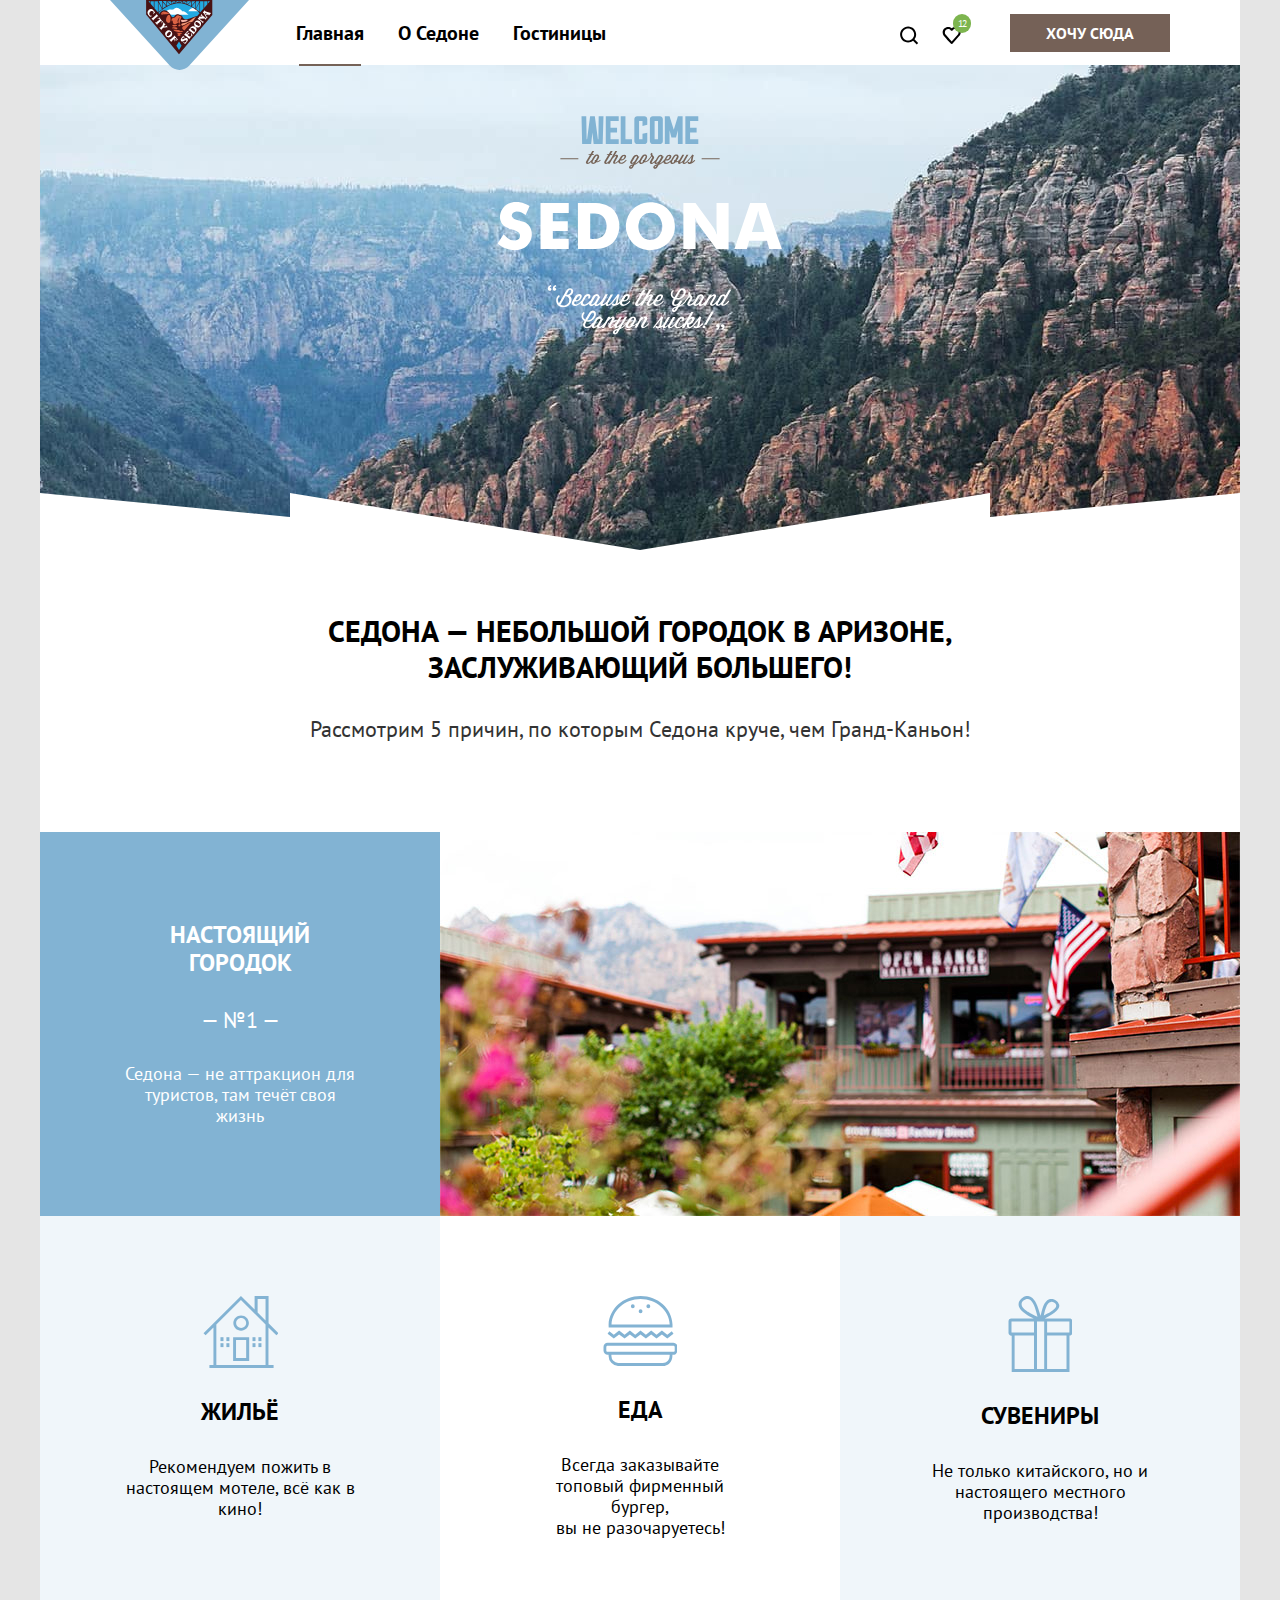
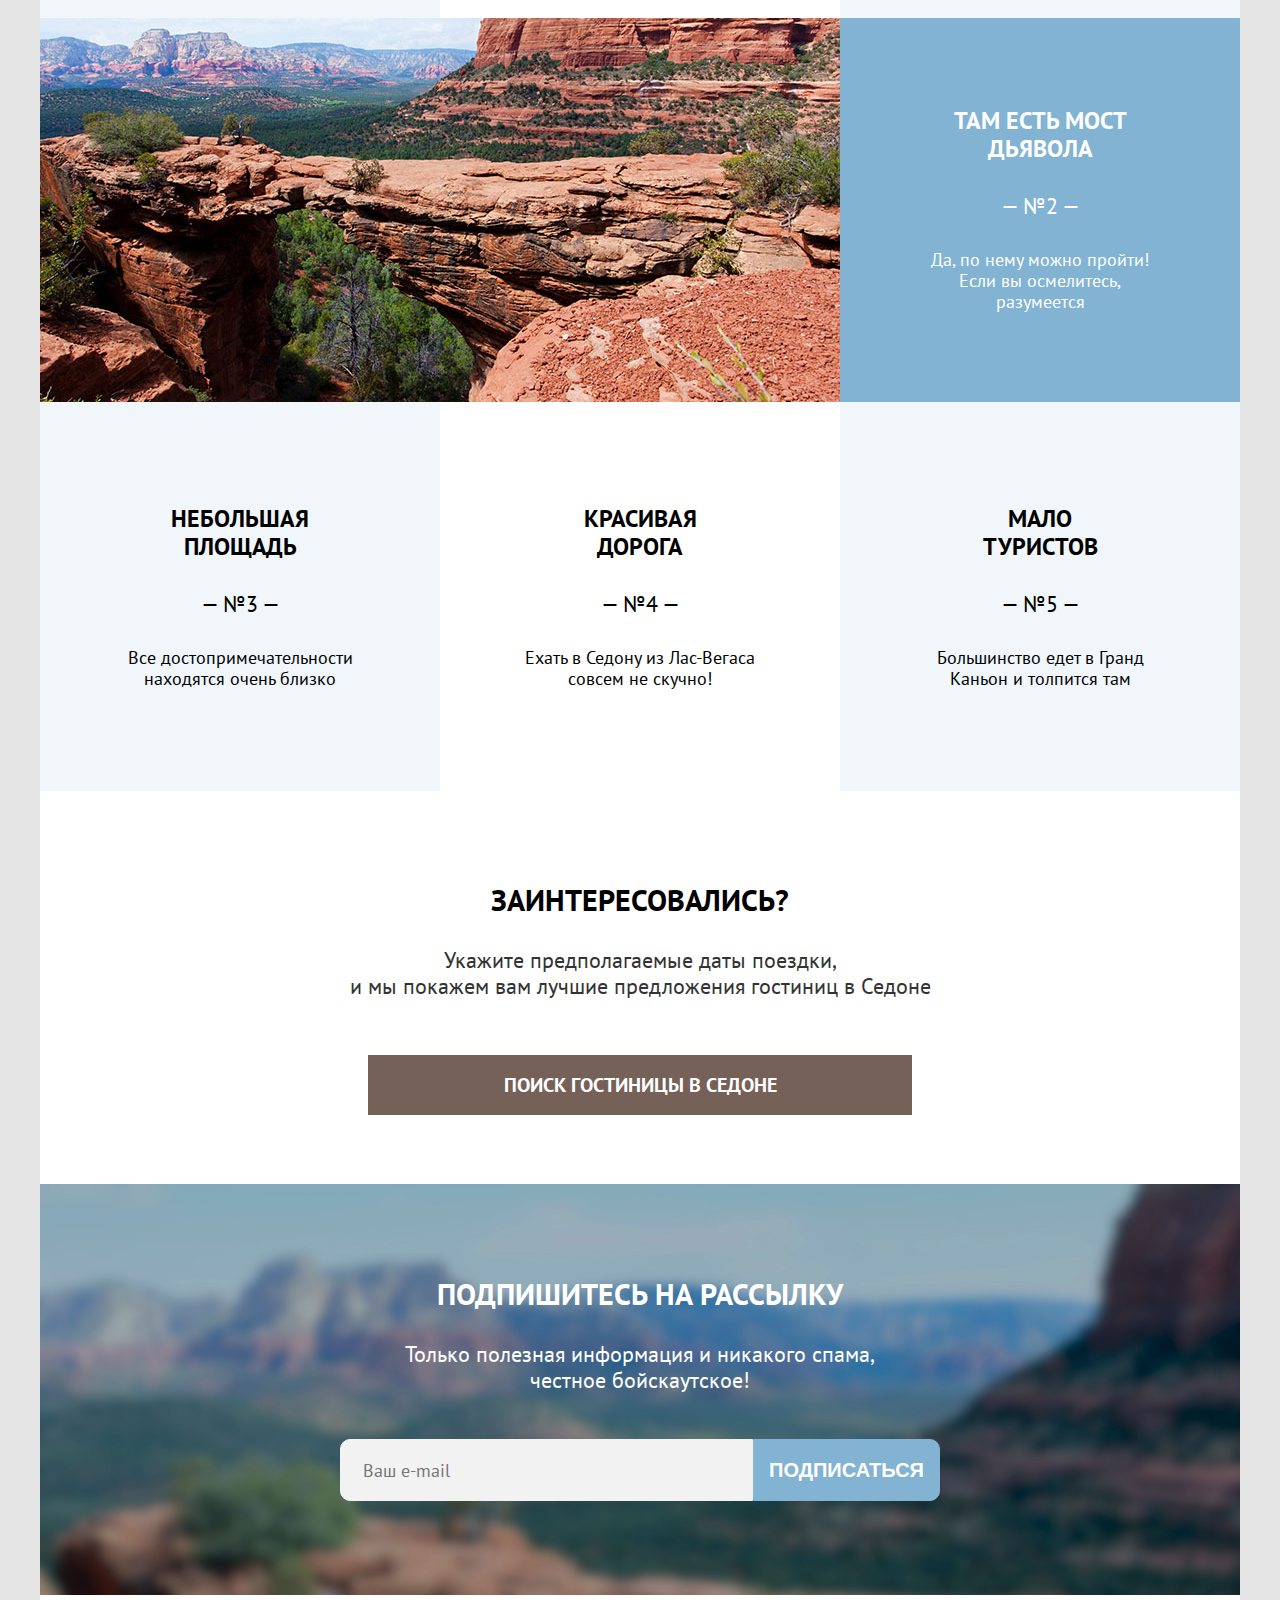
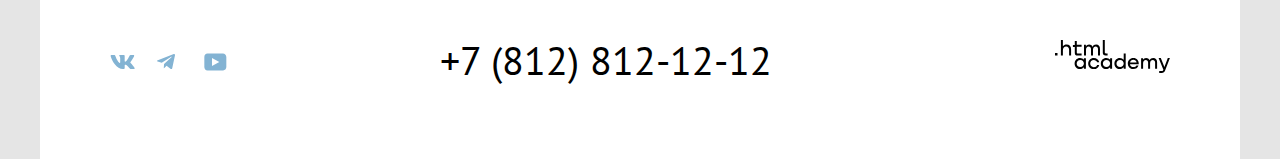
<file: index.html>
<!DOCTYPE html>
<html lang="ru">

  <head>
    <meta charset="utf-8">
    <title>HTML Academy: Седона</title>
    <link rel="stylesheet" href="styles/styles.css">
    <link rel="icon" href="images/favicon.ico">
  </head>

  <body>
    <div class="container">
      <header class="header-index">
        <div class="inner-container">
          <nav class="navigation">
            <a class="navigation-logo" href="index.html">
              <img class="header-logo" src="images/logo.svg" alt="логотип Седоны" width="139" height="70">
            </a>

            <ul class="navigation-list">
              <li class="navigation-item">
                <a class="navigation-link navigation-link-current" href="#">Главная</a>
              </li>
              <li class="navigation-item">
                <a class="navigation-link" href="#">О Седоне</a>
              </li>
              <li class="navigation-item">
                <a class="navigation-link" href="#">Гостиницы</a>
              </li>
            </ul>

            <ul class="navigation-list navigation-user">
              <li class="navigation-item user-item">
                <a class="user-link" href="#">
                  <span class="visually-hidden">Поиск</span>
                  <svg class="navigation-icon" aria-hidden="true" focusable="false" width="19" height="19"
                    viewBox="0 0 19 19" fill="currentColor" xmlns="http://www.w3.org/2000/svg">
                    <path
                      d="m18.159 17.05-3.711-3.7c1.003-1.3 1.705-3 1.705-4.9 0-4.4-3.61-8-8.023-8C3.718.45.107 4.15.107 8.55c0 4.4 3.61 8 8.023 8 1.805 0 3.51-.6 4.914-1.7l3.71 3.7 1.404-1.5ZM8.13 14.55c-3.31 0-6.017-2.7-6.017-6s2.708-6 6.017-6c3.31 0 6.017 2.7 6.017 6s-2.707 6-6.017 6Z" />
                  </svg>
                </a>
              </li>
              <li class="navigation-item user-item">
                <a class="user-link user-link-selected" href="#">
                  <span class="visually-hidden">Избранное</span>
                  <svg class="navigation-icon" aria-hidden="true" focusable="false" width="19" height="17"
                    viewBox="0 0 19 17" fill="currentColor" xmlns="http://www.w3.org/2000/svg">
                    <path
                      d="M9.577 17c-.301 0-.602-.1-.803-.4-5.415-6.1-6.719-7.5-7.02-7.9C1.052 7.8.651 6.6.651 5.4c0-3 2.407-5.4 5.516-5.4 1.304 0 2.507.5 3.51 1.3C10.68.5 11.983 0 13.187 0c3.008 0 5.516 2.4 5.516 5.4 0 1.3-.502 2.5-1.304 3.4l-7.02 7.9c-.2.2-.401.3-.802.3ZM3.56 7.5c.3.4 3.51 4 6.117 6.9l6.218-7c.5-.5.701-1.2.701-2 0-1.8-1.504-3.3-3.309-3.3-1.003 0-2.006.5-2.708 1.3-.3.3-.601.4-.902.4-.3 0-.602-.2-.802-.4-.702-.8-1.705-1.3-2.708-1.3-1.805 0-3.31 1.5-3.31 3.3-.1.9.301 1.6.703 2.1-.1 0-.1 0 0 0Z" />
                  </svg>
                  <span class="count-sign">12</span>
                </a>
              </li>
              <li class="navigation-item header-button">
                <a class="user-button" href="#">Хочу сюда</a>
              </li>
            </ul>
          </nav>
        </div>

      </header>

      <main class="main-index">

        <div class="main-index-header">
          <img class="main-img" src="images/welcome.svg" alt="логотип Седоны" width="458" height="352">
        </div>

        <h1 class="main-title">Седона — небольшой городок в Аризоне, <br>
          заслуживающий большего!</h1>
        <h2 class="advantages">Рассмотрим 5 причин, по которым Седона круче, чем Гранд-Каньон!</h2>

        <ol class="advantages-list">
          <li class="item-town">
            <div class="item-wrapper">
              <h3 class="advantages-item-title title-town">Настоящий городок</h3>
              <span class="advantages-item-number number-town">— №1 —</span>
              <p class="advantages-item-description description-town">Седона — не аттракцион для туристов, там течёт
                своя жизнь
              </p>
            </div>
            <img class="advantages-item-img" src="images/city-sedona.jpg" alt="Город Седона" width="800" height="384">
            <ul class="services-list">
              <li class="services-item habitation-item">
                <h4 class="services-item-title">Жильё</h4>
                <p class="services-item-description">Рекомендуем пожить в настоящем мотеле, всё как в кино!</p>
              </li>

              <li class="services-item food-item">
                <h4 class="services-item-title">Еда</h4>
                <p class="services-item-description">Всегда заказывайте топовый фирменный бургер, <br> вы не
                  разочаруетесь!
                </p>
              </li>

              <li class="services-item present-item">
                <h4 class="services-item-title">Сувениры</h4>
                <p class="services-item-description">Не только китайского, но и настоящего местного производства!</p>
              </li>
            </ul>
          </li>

          <li class="item-bridge">
            <div class="item-wrapper">
              <h3 class="advantages-item-title">Там есть мост дьявола</h3>
              <span class="advantages-item-number">— №2 —</span>
              <p class="advantages-item-description">Да, по нему можно пройти! Если вы осмелитесь, разумеется</p>
            </div>
            <img class="advantages-item-img img-bridge" src="images/devils-bridge.jpg" alt="мост дьявола" width="800"
              height="384">
          </li>

          <li class="advantages-item advantages-wrapper color-wrapper">
            <h3 class="advantages-item-title">Небольшая площадь</h3>
            <span class="advantages-item-number">— №3 —</span>
            <p class="advantages-item-description">Все достопримечательности находятся очень близко</p>
          </li>

          <li class="advantages-item advantages-wrapper">
            <h3 class="advantages-item-title">Красивая <br> дорога</h3>
            <span class="advantages-item-number">— №4 —</span>
            <p class="advantages-item-description">Ехать в Седону из Лас-Вегаса совсем не скучно!</p>
          </li>

          <li class="advantages-item advantages-wrapper color-wrapper">
            <h3 class="advantages-item-title">Мало <br> туристов</h3>
            <span class="advantages-item-number">— №5 —</span>
            <p class="advantages-item-description">Большинство едет в Гранд Каньон и толпится там</p>
          </li>
        </ol>

        <section class="order">
          <h2 class="order-title">Заинтересовались?</h2>
          <p class="order-description">Укажите предполагаемые даты поездки, <br> и мы покажем вам лучшие предложения
            гостиниц в Седоне</p>
          <div class="order-button-wrapper">
            <a class="order-button" href="#">ПОИСК ГОСТИНИЦЫ В СЕДОНЕ</a>
          </div>

        </section>

        <section class="sign">
          <h2 class="sign-title">Подпишитесь на рассылку</h2>
          <p class="sign-description">Только полезная информация и никакого спама, <br> честное бойскаутское!</p>
          <form class="sign-form" action="http://echo.htmlacademy.ru/" method="post">
            <input class="sign-field" type="email" placeholder="Ваш e-mail" name="sign-email" required>
            <button class="sign-button" type="submit">Подписаться</button>
          </form>
        </section>
      </main>

      <footer class="footer-container inner-container">
        <ul class="social-list-container">
          <li class="social-list-item">
            <a class="social-link" href="https://vk.com/htmlacademy">
              <span class="visually-hidden">Вконтакте</span>
              <svg class="social-icon" aria-hidden="true" focusable="false" width="25" height="14" viewBox="0 0 25 14"
                fill="currentColor" xmlns="http://www.w3.org/2000/svg">
                <path fill-rule="evenodd" clip-rule="evenodd"
                  d="M24.116.948c.166-.546 0-.948-.795-.948h-2.625c-.668 0-.976.347-1.143.73 0 0-1.335 3.196-3.226 5.272-.612.602-.89.793-1.224.793-.167 0-.418-.191-.418-.738V.948c0-.656-.184-.948-.74-.948H9.817C9.4 0 9.15.304 9.15.593c0 .621.946.765 1.043 2.513v3.798c0 .833-.153.984-.487.984-.89 0-3.055-3.211-4.34-6.885C5.116.288 4.865 0 4.193 0H1.566c-.75 0-.9.347-.9.73 0 .682.89 4.07 4.145 8.551C6.981 12.341 10.036 14 12.82 14c1.67 0 1.875-.368 1.875-1.003v-2.313c0-.737.158-.884.687-.884.39 0 1.057.192 2.615 1.667C19.776 13.216 20.07 14 21.071 14h2.625c.75 0 1.126-.368.91-1.096-.238-.724-1.088-1.775-2.215-3.022-.612-.71-1.53-1.475-1.809-1.858-.389-.491-.278-.71 0-1.147 0 0 3.2-4.426 3.533-5.929h.001Z" />
              </svg>
            </a>
          </li>
          <li class="social-list-item">
            <a class="social-link" href="https://t.me/htmlacademy">
              <span class="visually-hidden">Телеграм</span>
              <svg class="social-icon" aria-hidden="true" focusable="false" width="18" height="16" viewBox="0 0 18 16"
                fill="currentColor" xmlns="http://www.w3.org/2000/svg">
                <path
                  d="M16.785.1.84 6.247C-.248 6.685-.24 7.292.64 7.563L4.735 8.84l9.472-5.976c.448-.273.857-.126.52.172L7.053 9.962H7.05h.002l-.283 4.22c.414 0 .597-.19.829-.413l1.988-1.934 4.136 3.055c.762.42 1.31.204 1.5-.706L17.938 1.39c.278-1.114-.425-1.619-1.153-1.29Z" />
              </svg>
            </a>
          </li>
          <li class="social-list-item">
            <a class="social-link" href="https://www.youtube.com/user/htmlacademyru">
              <span class="visually-hidden">Ютуб</span>
              <svg class="social-icon" aria-hidden="true" focusable="false" width="23" height="18" viewBox="0 0 23 18"
                fill="currentColor" xmlns="http://www.w3.org/2000/svg">
                <path
                  d="M18.94.5H3.507C1.647.5.333 2.094.333 3.9v10.094c0 1.912 1.314 3.506 3.174 3.506H19.16c1.642 0 3.174-1.594 3.174-3.4V3.9C22.114 2.094 20.801.5 18.94.5ZM7.995 13.037V4.963L15.328 9l-7.333 4.037Z" />
              </svg>
            </a>
          </li>
        </ul>
        <a class="contact-number" href="tel:+78128121212">+7 (812) 812-12-12</a>
        <a class="footer-link" href="https://htmlacademy.ru/">
          <svg class="link-logo" width="115" height="33" viewBox="0 0 115 33" fill="currentColor"
            xmlns="http://www.w3.org/2000/svg">
            <path
              d="M0 12.9v2.6h2.5v-2.6H0ZM11.6 4.5c-1.6 0-2.8.7-3.6 1.7h-.1V0h-2v15.5h2v-5.3c0-2.1 1.3-3.6 3.3-3.6 1.8 0 2.9 1.4 2.9 3.2v5.7h2V9.4c.1-3-1.8-4.9-4.5-4.9ZM26.6 4.8h-4.8V1.1h-2v3.8h-1.9v2h1.9v6c0 1.7 1 2.7 2.7 2.7h4.1v-2h-3.7c-.7 0-1.1-.4-1.1-1.1V6.8h4.8v-2ZM41.1 4.6c-1.6 0-2.9.8-3.5 2.1h-.1c-.6-1.2-1.8-2.1-3.4-2.1-1.4 0-2.5.8-3.1 1.8h-.1V4.8H29v10.6h2V10c0-2 1-3.5 2.6-3.5 1.5 0 2.4 1 2.4 2.6v6.3h2V9.8c0-2.4 1.4-3.3 2.6-3.3 1.5 0 2.4 1 2.4 2.6v6.3h2V8.9c.1-2.5-1.4-4.3-3.9-4.3ZM47.8 12.7c0 1.7 1 2.7 2.8 2.7h2v-2h-1.7c-.7 0-1.1-.4-1.1-1.1V0h-2v12.7ZM28.9 19.7c-.9-1.1-2.2-1.8-3.9-1.8-3.1 0-5.4 2.3-5.4 5.6s2.3 5.6 5.4 5.6c1.8 0 3-.8 3.8-1.9h.1v1.6h2V18.2h-2v1.5Zm-3.6 7.4c-2.2 0-3.6-1.6-3.6-3.6s1.4-3.6 3.6-3.6 3.6 1.6 3.6 3.6c0 1.9-1.4 3.6-3.6 3.6ZM44.2 22c-.5-2.4-2.6-4.1-5.4-4.1-3.4 0-5.6 2.5-5.6 5.6 0 3.1 2.2 5.6 5.6 5.6 2.8 0 4.9-1.8 5.4-4.2h-2.1c-.4 1.3-1.7 2.3-3.3 2.3-2.2 0-3.6-1.6-3.6-3.6s1.4-3.6 3.6-3.6c1.6 0 2.8 1 3.3 2.2h2.1V22ZM55.1 19.7c-.9-1.1-2.2-1.8-3.9-1.8-3.1 0-5.4 2.3-5.4 5.6s2.3 5.6 5.4 5.6c1.8 0 3-.8 3.8-1.9h.1v1.6h2V18.2h-2v1.5Zm-3.6 7.4c-2.2 0-3.6-1.6-3.6-3.6s1.4-3.6 3.6-3.6 3.6 1.6 3.6 3.6c0 1.9-1.5 3.6-3.6 3.6ZM68.7 19.8c-.9-1.1-2.2-1.9-3.9-1.9-3.1 0-5.4 2.3-5.4 5.6s2.2 5.6 5.4 5.6c1.7 0 3-.8 3.8-1.8h.1v1.5h2V13.4h-2v6.4Zm-3.6 7.3c-2.2 0-3.6-1.6-3.6-3.6s1.4-3.6 3.6-3.6 3.6 1.6 3.6 3.6c-.1 2-1.5 3.6-3.6 3.6ZM78.3 17.9c-3.3 0-5.5 2.5-5.5 5.6 0 3 2.1 5.6 5.5 5.6 2.5 0 4.5-1.3 5.2-3.6h-2.1c-.5 1-1.6 1.6-3 1.6-1.9 0-3.3-1.3-3.4-2.9h8.8c.2-3.6-2-6.3-5.5-6.3Zm0 1.9c1.7 0 3 1 3.3 2.6h-6.5c.3-1.5 1.5-2.6 3.2-2.6ZM98.2 17.9c-1.6 0-2.9.8-3.6 2h-.1c-.6-1.2-1.8-2-3.4-2-1.4 0-2.5.7-3.1 1.8v-1.5h-1.9v10.6h2v-5.4c0-2 1-3.4 2.6-3.5 1.5 0 2.4 1 2.4 2.6v6.3h2v-5.6c0-2.4 1.4-3.3 2.6-3.3 1.5 0 2.4 1 2.4 2.6v6.3h2v-6.5c.1-2.6-1.4-4.4-3.9-4.4ZM109.4 27l-3.6-8.9h-2.2l4.8 11.6c-.3.9-.7 1.2-1.7 1.2h-2.5v2h2.5c1.8 0 2.8-.8 3.5-2.6l4.7-12.2h-2.1l-3.4 8.9Z" />
          </svg>
        </a>
      </footer>

      <!-- <div class="modal-container modal-container-close">

        <div class="modal modal-search">
          <button class="modal-close-button">
            <span class="visually-hidden">Закрыть</span>
          </button>
          <section class="modal-content">
            <h2 class="modal-title">Поиск гостиницы в Седоне</h2>

            <form class="modal-search-form" action="http://echo.htmlacademy.ru/" method="post">
              <div class="modal-field-group-date">
                <p class="modal-field-group">
                  <label class="modal-field-label" for="date-arrival">Дата Заезда:</label>
                  <input class="field modal-field-date" id="date-arrival" type="text" name="date-arrival"
                    placeholder="27 апреля 2020">
                  <button class="date-button"></button>
                  <span class="modal-text text-error">Мы не можем отправить вас в прошлое.</span>
                </p>
              </div>
              <div class="modal-field-group-date">
                <p class="modal-field-group">
                  <label class="modal-field-label" for="date-leave">Дата Выезда:</label>
                  <input class="field modal-field-date" id="date-leave" type="text" name="date-arrival"
                    placeholder="1 сентября 2021">
                  <button class="date-button"></button>
                  <span class="modal-text">На эти даты есть свободные номера. Пока есть.</span>
                </p>
              </div>
              <div class="people-quantity">

                <p class="quantity-group quantity-adult-group">
                  <label class="adult-quantity quantity-label" for="adult-quantity">Взрослые:</label>
                  <div class="counter">
                    <button class="button-less" type="button"></button>
                    <input class="quantity-input" id="adult-quantity" type="number" placeholder="2">
                    <button class="button-more" type="button"></button>
                  </div>
                </p>

                <p class="quantity-group quantity-children-group">
                  <span class="children-quantity form-label-icon">
                    <label class="children-quantity quantity-label" for="children-quantity">Дети:</label>
                    <span class="tooltip">
                      <button class="tooltip-toggle" type="button" aria-labelledby="tooltip-label">
                        <svg class="tooltip-icon" width="3" height="12" fill="currentColor"
                          xmlns="http://www.w3.org/2000/svg">
                          <path fill-rule="evenodd" clip-rule="evenodd" d="M.114 0h2v2h-2V0Zm2 12h-2V3h2v9Z" />
                        </svg>
                      </button>
                      <span class="tooltip-text tooltip-text-close" role="tooltip" id="tooltip-label">Укажите количество детей, которые
                        будут с вами, возраст которых от 6 до 18 лет. Дети до 6 лет размещаются бесплатно.
                      </span>
                    </span>
                  </span>

                  <div class="counter">
                    <button class="button-less" type="button"></button>
                    <input class="quantity-input" id="children-quantity" type="number" placeholder="1">
                    <button class="button-more" type="button"></button>
                  </div>
                </p>

              </div>

              <button class="search-button" type="submit">Найти</button>

            </form>
          </section>

        </div>

      </div> -->
    </div>
  </body>

</html>
</file>
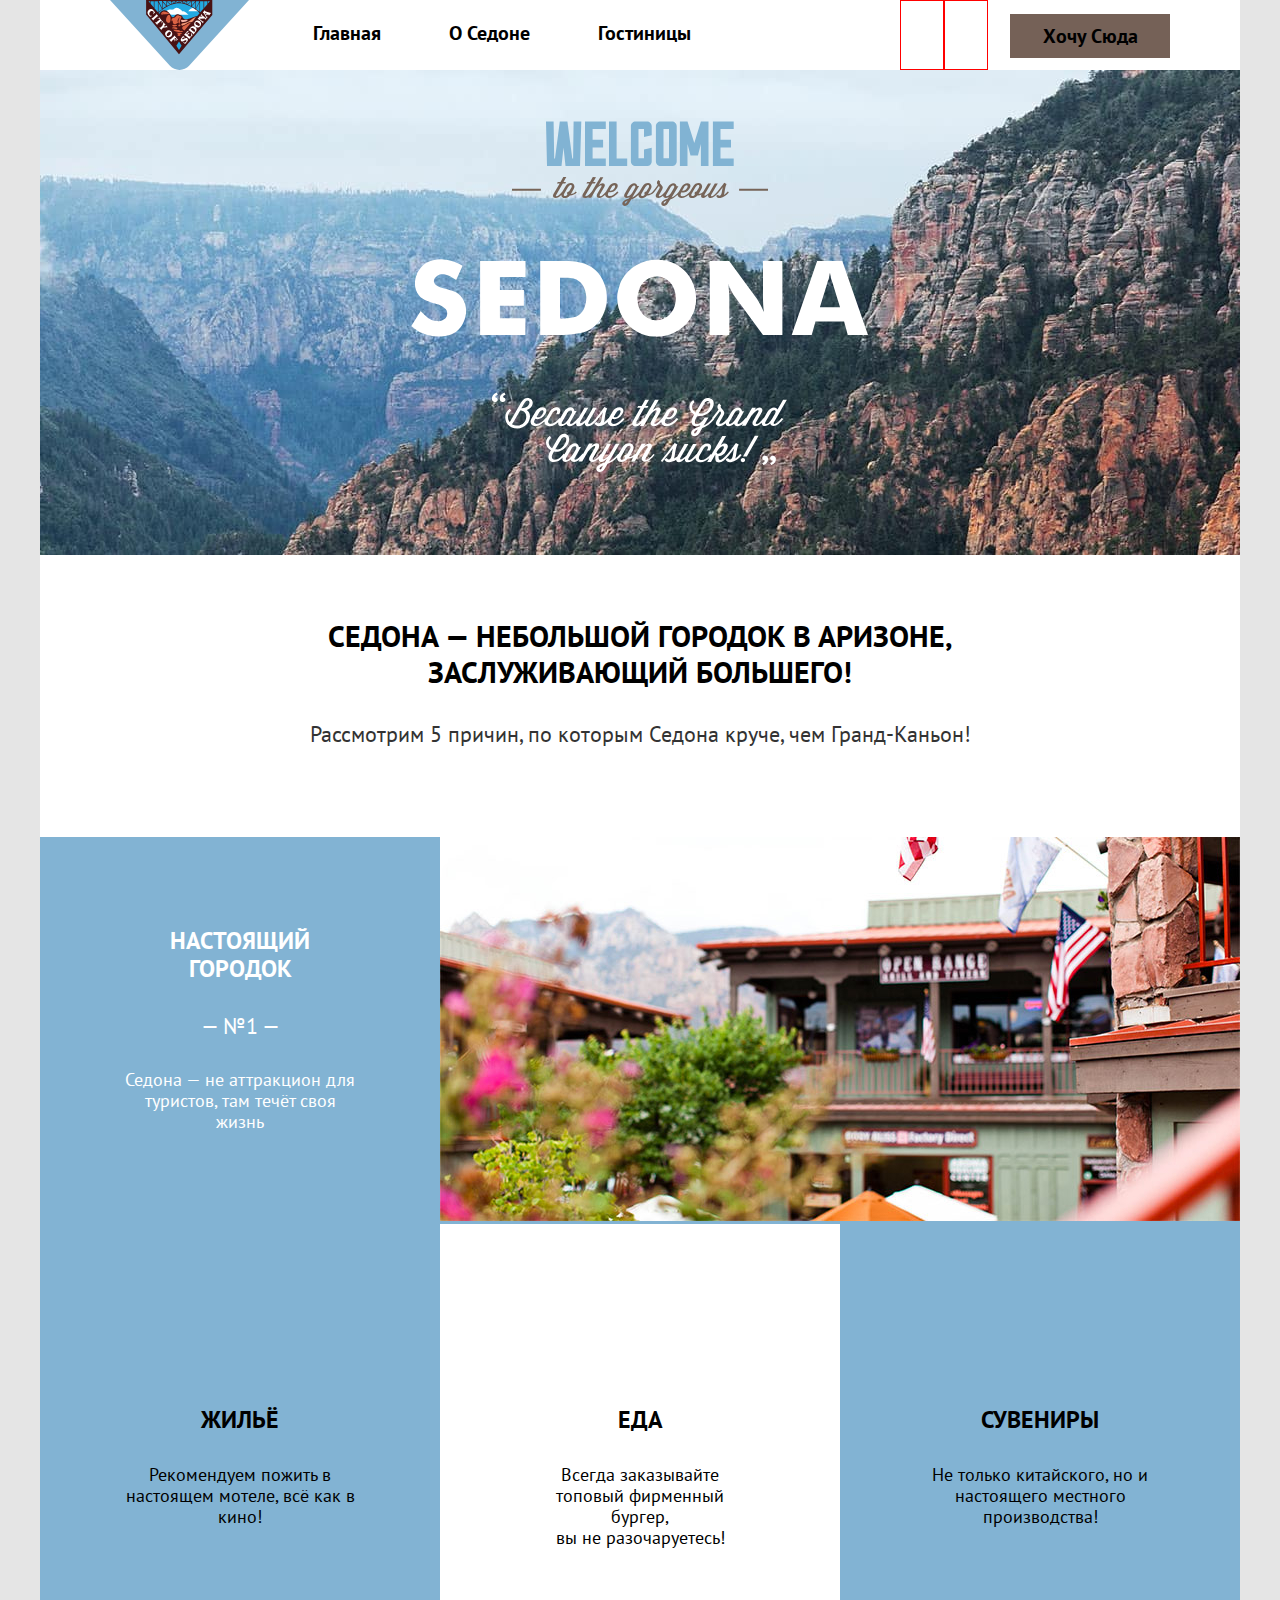
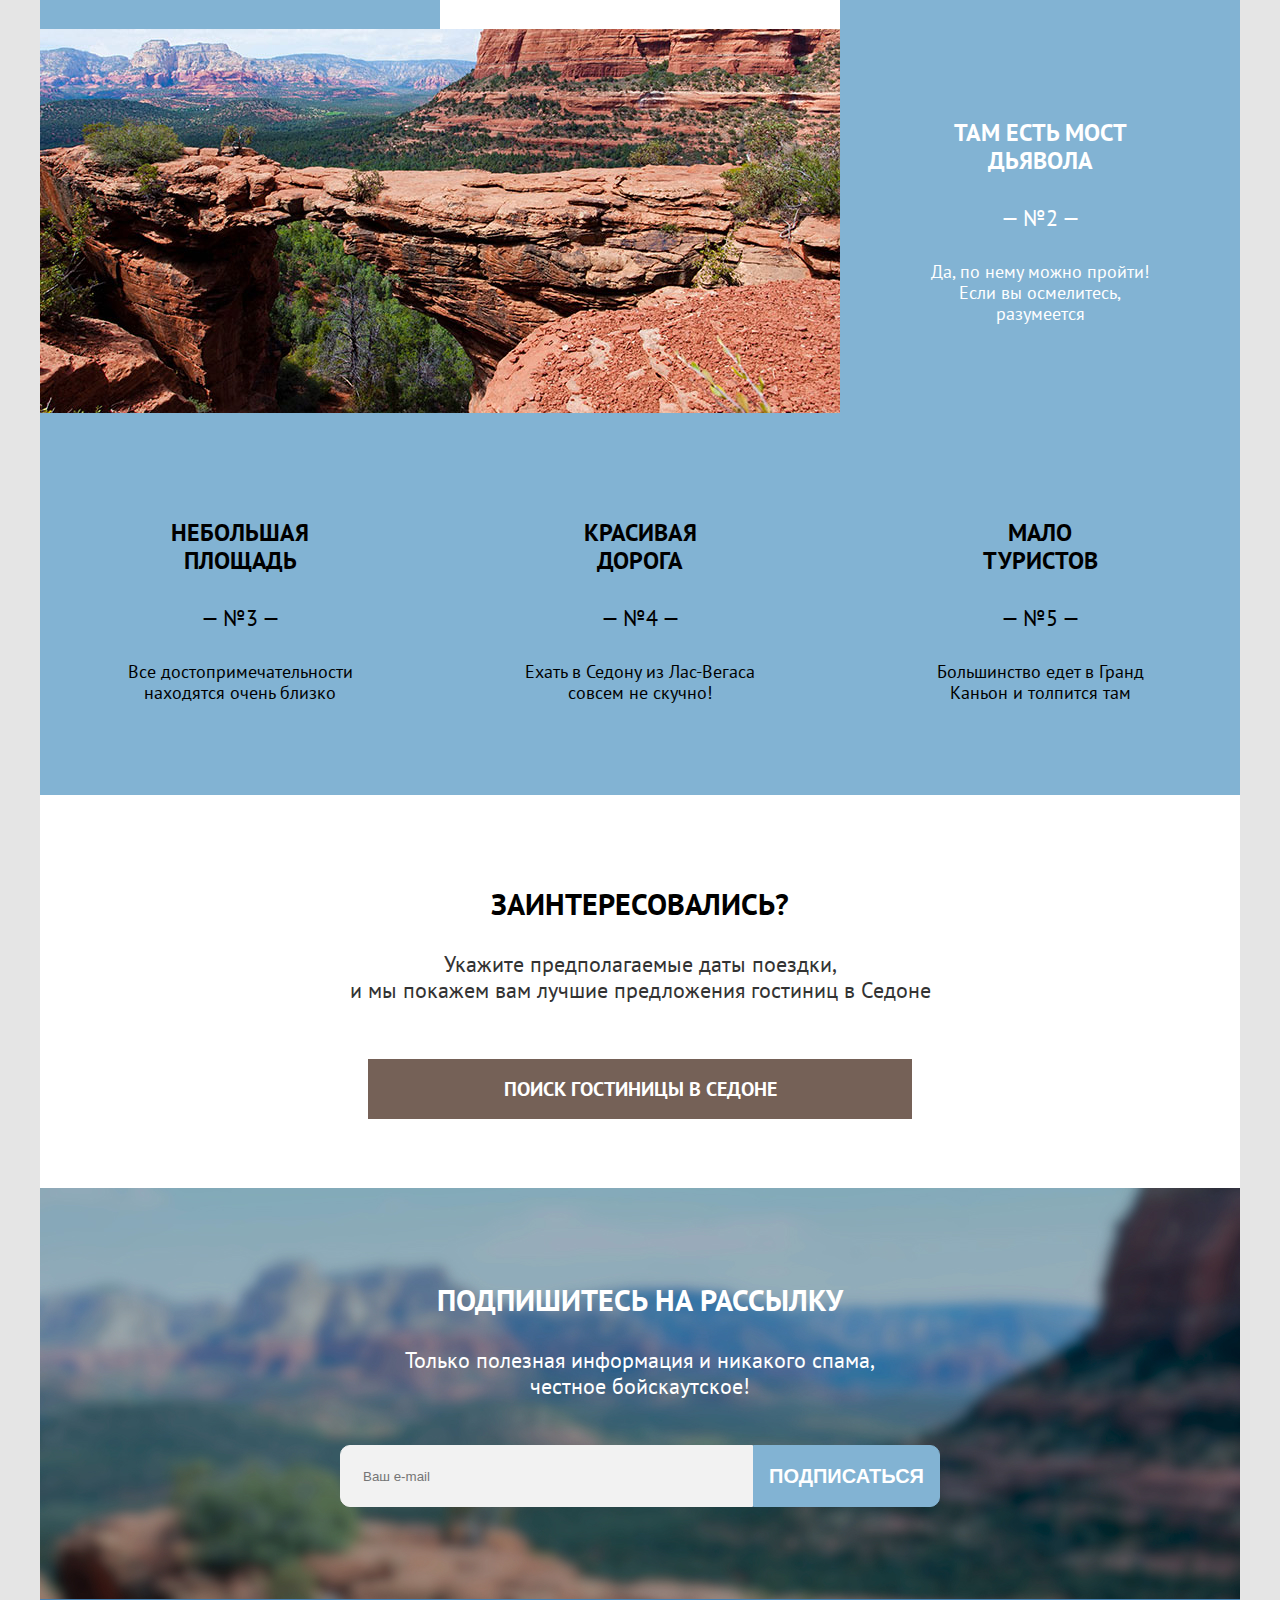
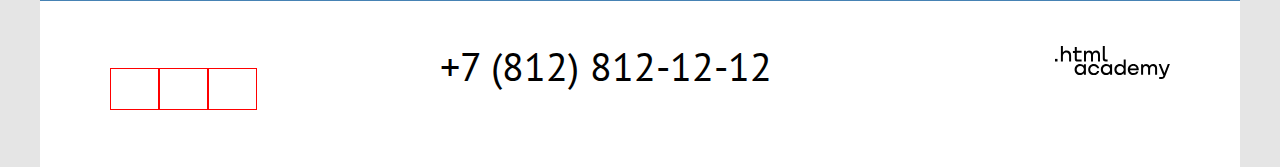
<file: 10/index.html>
<!DOCTYPE html>
<html lang="ru">

  <head>
    <meta charset="utf-8">
    <title>HTML Academy: Седона</title>
    <link rel="stylesheet" href="styles/styles.css">
    <base href="https://htmlacademy-htmlcss.github.io/2096787-sedona-34/10/">
</head>

  <body>
    <div class="container">
      <header class="header-index">
        <div class="inner-container">
          <nav class="navigation">
            <a class="navigation-logo" href="index.html">
              <img class="header-logo" src="images/logo.svg" alt="логотип Седоны" width="139" height="70">
            </a>

            <ul class="navigation-list">
              <li class="navigation-item">
                <a class="navigation-link" href="#">Главная</a>
              </li>
              <li class="navigation-item">
                <a class="navigation-link" href="#">О Седоне</a>
              </li>
              <li class="navigation-item">
                <a class="navigation-link" href="#">Гостиницы</a>
              </li>
            </ul>

            <ul class="navigation-list navigation-user">
              <li class="navigation-item user-item">
                <a class="user-link" href="#">
                  <span class="visually-hidden">Поиск</span>
                </a>
              </li>
              <li class="navigation-item user-item">
                <a class="user-link" href="#">
                  <span class="visually-hidden">Избранное</span>
                </a>
              </li>
              <li class="navigation-item header-button">
                <a class="user-button" href="#">Хочу сюда</a>
              </li>
            </ul>
          </nav>
        </div>

      </header>

      <main class="main-index">

        <div class="main-index-header">
          <img class="main-img" src="images/welcome.svg" alt="логотип Седоны" width="458" height="352">
        </div>

        <h1 class="main-title">Седона — небольшой городок в Аризоне, <br>
          заслуживающий большего!</h1>
        <h2 class="advantages">Рассмотрим 5 причин, по которым Седона круче, чем Гранд-Каньон!</h2>

        <ol class="advantages-list">
          <li class="advantages-item item-town">
            <div class="item-wrapper">
              <h3 class="advantages-item-title title-town">Настоящий городок</h3>
              <span class="advantages-item-number number-town">— №1 —</span>
              <p class="advantages-item-description description-town">Седона — не аттракцион для туристов, там течёт своя жизнь
              </p>
            </div>
            <img class="advantages-item-img" src="images/city-sedona.jpg" alt="Город Седона" width="800" height="384">
            <ul class="services-list">
              <li class="services-item habitation-item">
                <h4 class="services-item-title">Жильё</h4>
                <p class="services-item-description">Рекомендуем пожить в настоящем мотеле, всё как в кино!</p>
              </li>

              <li class="services-item food-item">
                <h4 class="services-item-title">Еда</h4>
                <p class="services-item-description">Всегда заказывайте топовый фирменный бургер, <br> вы не разочаруетесь!
                </p>
              </li>

              <li class="services-item">
                <h4 class="services-item-title">Сувениры</h4>
                <p class="services-item-description">Не только китайского, но и настоящего местного производства!</p>
              </li>
            </ul>
          </li>

          <li class="advantages-item item-bridge">
            <div class="item-wrapper">
              <h3 class="advantages-item-title">Там есть мост дьявола</h3>
              <span class="advantages-item-number">— №2 —</span>
              <p class="advantages-item-description">Да, по нему можно пройти! Если вы осмелитесь, разумеется</p>
            </div>
            <img class="advantages-item-img img-bridge" src="images/devils-bridge.jpg" alt="мост дьявола" width="800" height="384">
          </li>

          <li class="advantages-item advantages-wrapper">
            <h3 class="advantages-item-title">Небольшая площадь</h3>
            <span class="advantages-item-number">— №3 —</span>
            <p class="advantages-item-description">Все достопримечательности находятся очень близко</p>
          </li>

          <li class="advantages-item advantages-wrapper">
            <h3 class="advantages-item-title">Красивая <br> дорога</h3>
            <span class="advantages-item-number">— №4 —</span>
            <p class="advantages-item-description">Ехать в Седону из Лас-Вегаса совсем не скучно!</p>
          </li>

          <li class="advantages-item advantages-wrapper">
            <h3 class="advantages-item-title">Мало <br> туристов</h3>
            <span class="advantages-item-number">— №5 —</span>
            <p class="advantages-item-description">Большинство едет в Гранд Каньон и толпится там</p>
          </li>
        </ol>

        <section class="order">
          <h2 class="order-title">Заинтересовались?</h2>
          <p class="order-description">Укажите предполагаемые даты поездки, <br> и мы покажем вам лучшие предложения
            гостиниц в Седоне</p>
          <div class="order-button-wrapper">
            <a class="order-button" href="#">ПОИСК ГОСТИНИЦЫ В СЕДОНЕ</a>
          </div>

        </section>

        <section class="sign">
          <h2 class="sign-title">Подпишитесь на рассылку</h2>
          <p class="sign-description">Только полезная информация и никакого спама, <br> честное бойскаутское!</p>
          <form class="sign-form" action="http://echo.htmlacademy.ru/" method="post">
            <input class="sign-field" type="email" placeholder="Ваш e-mail" name="sign-email" required>
            <button class="sign-button" type="submit">Подписаться</button>
          </form>
        </section>
      </main>

      <footer class="footer-container inner-container">
        <ul class="social-list-container">
          <li class="social-list-item">
            <a class="social-link" href="https://vk.com/htmlacademy">
              <span class="visually-hidden">Вконтакте</span>
            </a>
          </li>
          <li class="social-list-item">
            <a class="social-link" href="https://t.me/htmlacademy">
              <span class="visually-hidden">Телеграм</span>
            </a>
          </li>
          <li class="social-list-item">
            <a class="social-link" href="https://www.youtube.com/user/htmlacademyru">
              <span class="visually-hidden">Ютуб</span>
            </a>
          </li>
        </ul>
        <a class="contact-number" href="tel:+78128121212">+7 (812) 812-12-12</a>
        <a class="footer-link" href="https://htmlacademy.ru/">
          <img class="footer-img" src="images/html-academy.svg" alt="логотип html academy" width="115" height="33">
        </a>
      </footer>
    </div>
  </body>

</html>
</file>
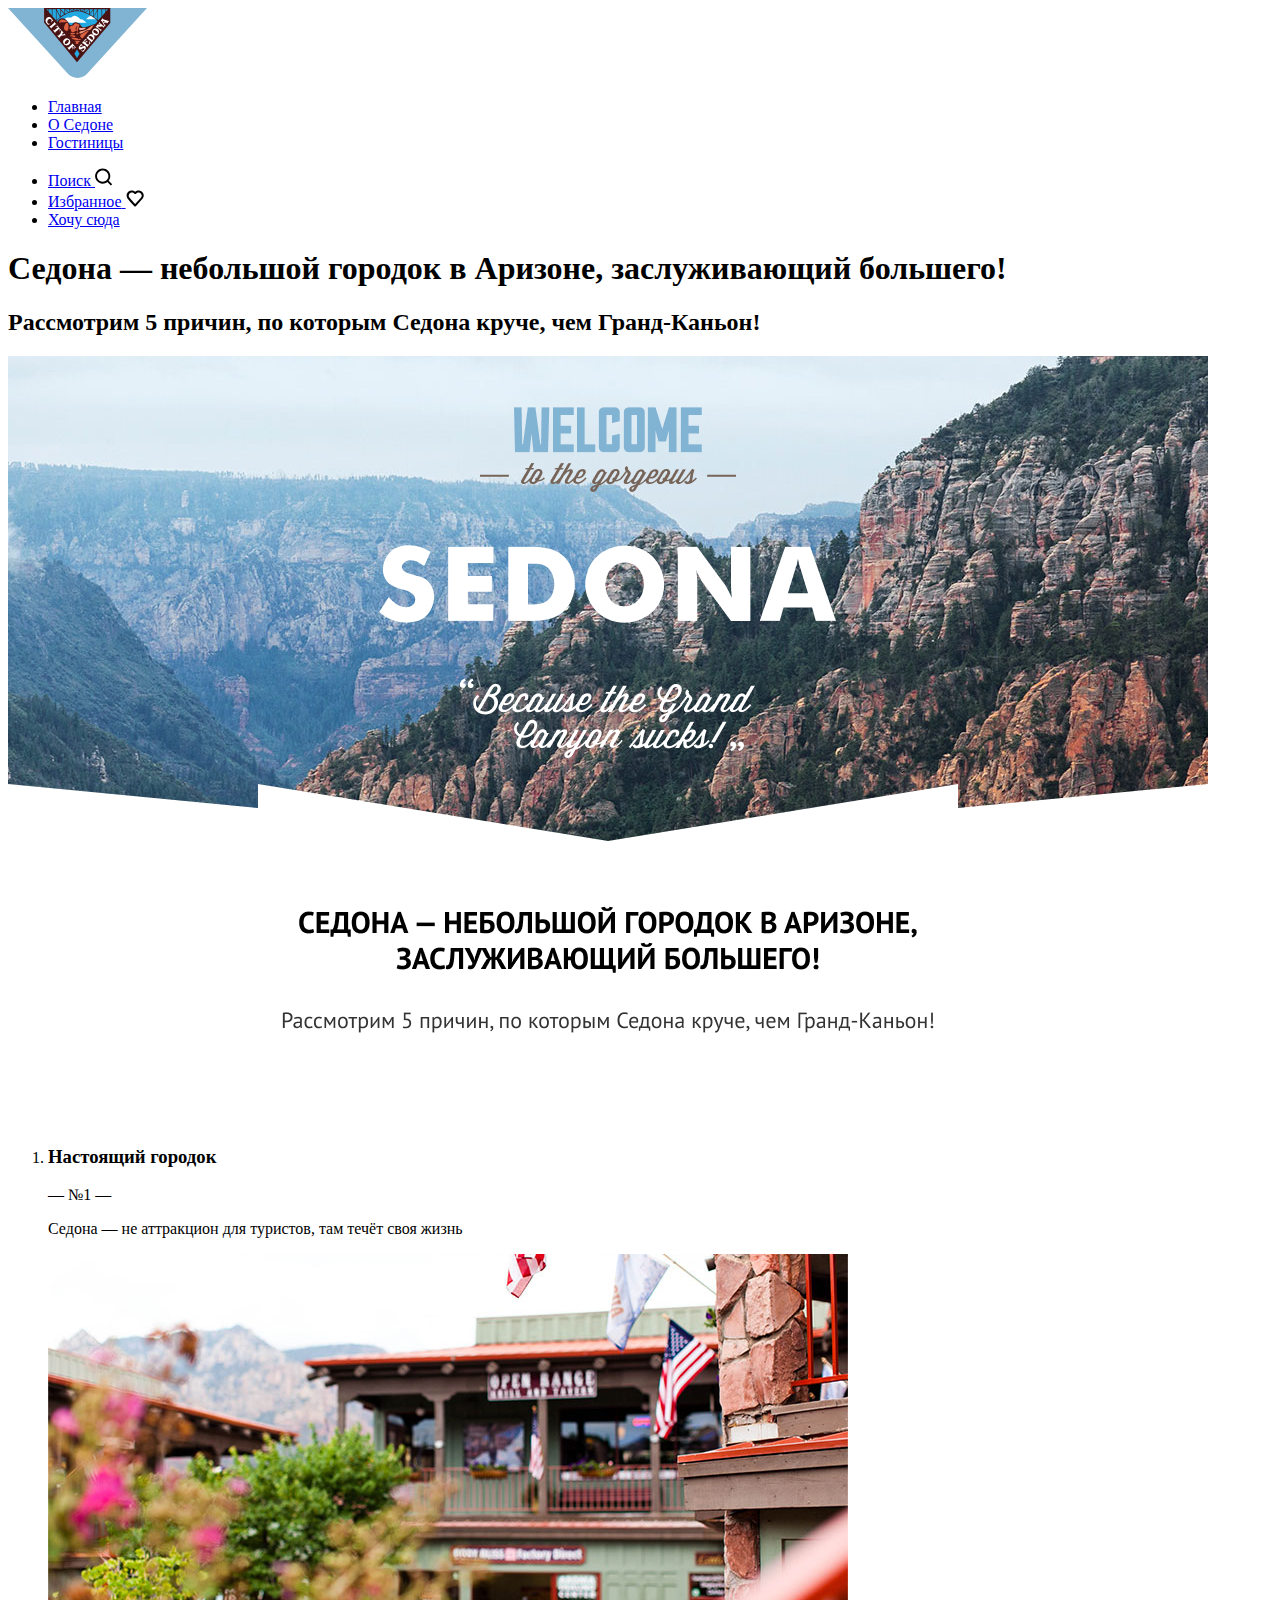
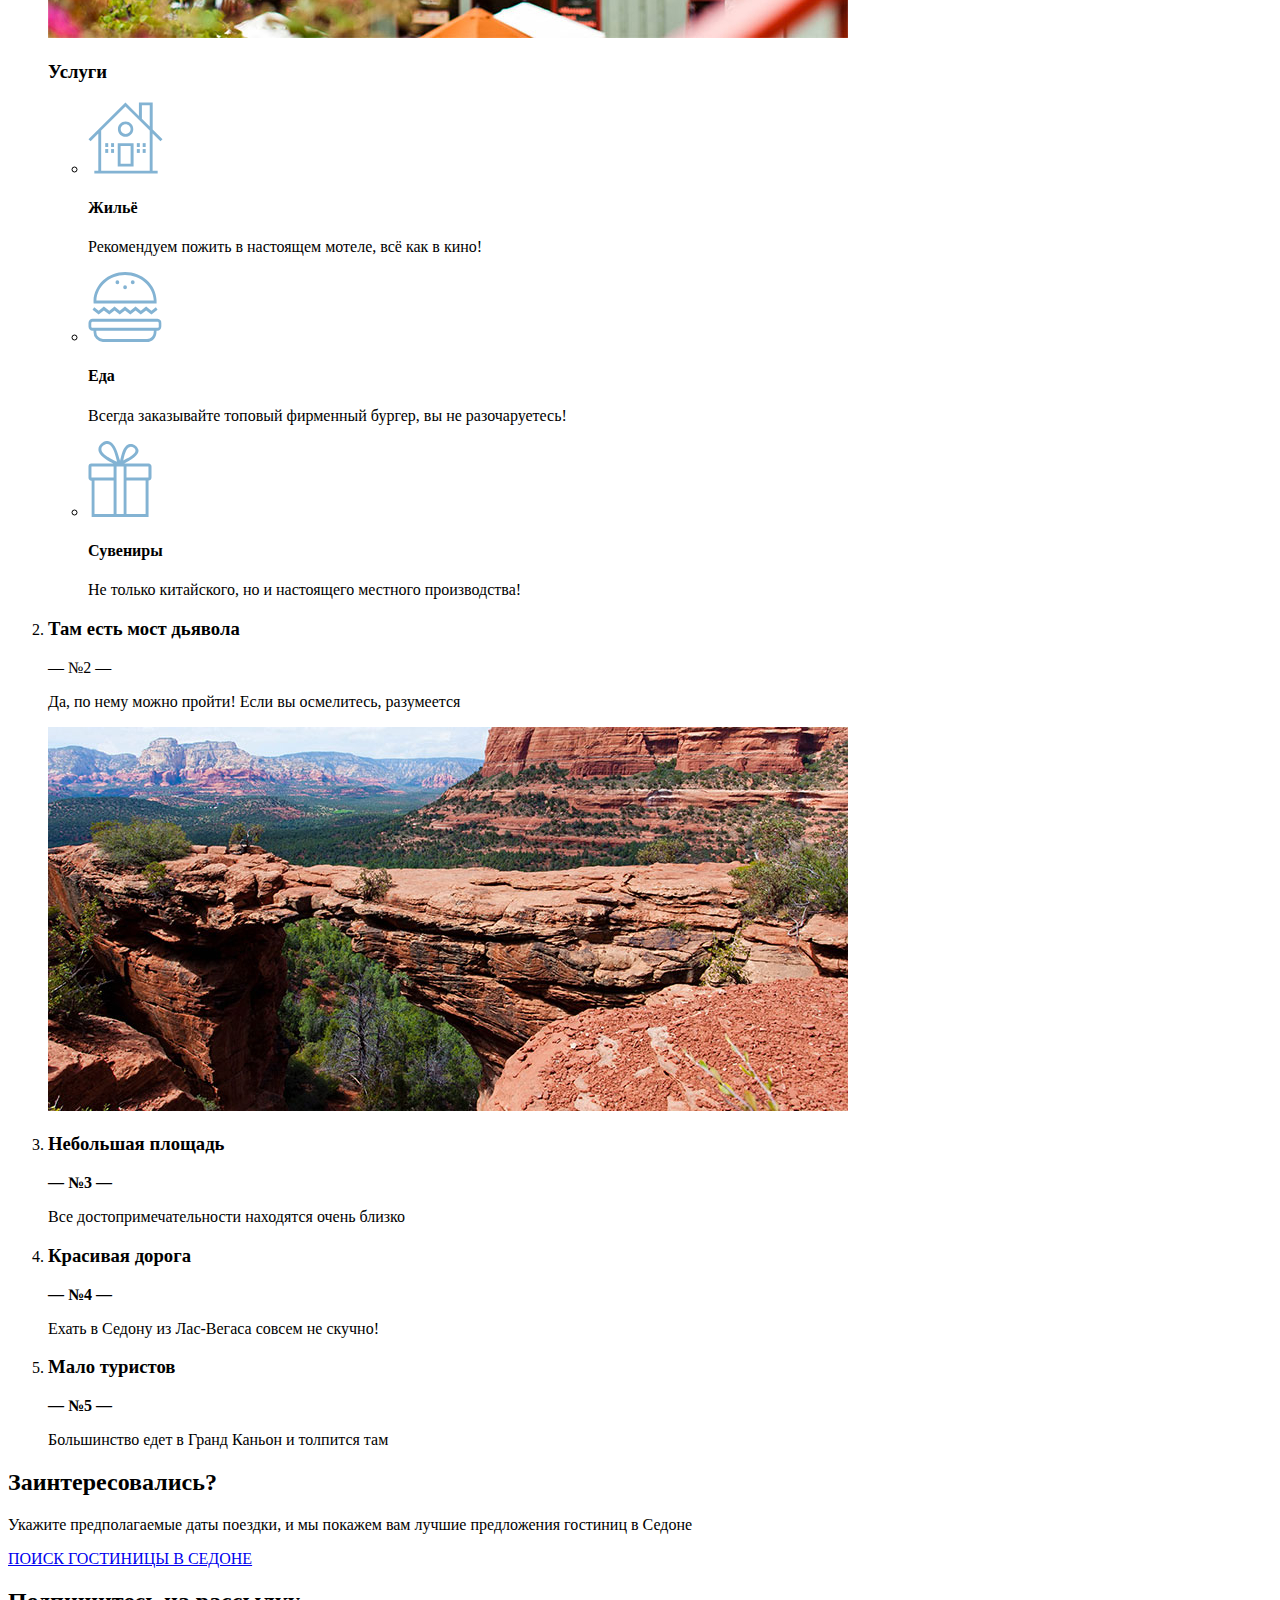
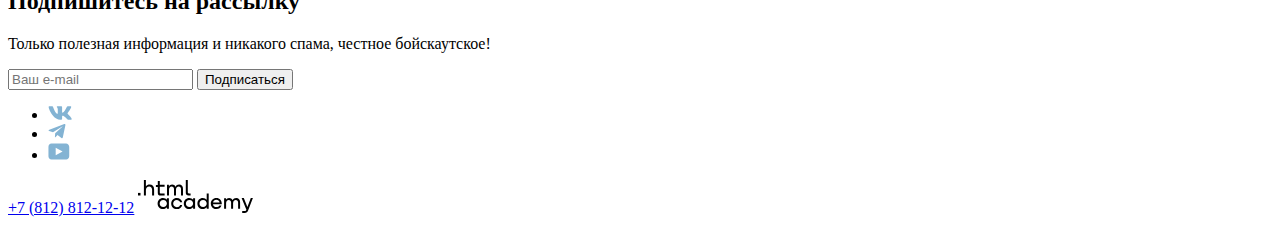
<file: 5/index.html>
<!DOCTYPE html>
<html lang="ru">

<head>
  <meta charset="utf-8">
  <title>HTML Academy: Седона</title>
  <base href="https://htmlacademy-htmlcss.github.io/2096787-sedona-34/5/">
</head>

<body>
  <header class="header-index">
    <nav class="navigation">
      <a class="navigation-logo" href="index.html">
        <img class="header-logo" src="images/logo.svg" alt="логотип Седоны" width="139" height="70">
      </a>

      <ul class="navigation-list">
        <li class="navigation-item">
          <a class="navigation-link" href="#">Главная</a>
        </li>
        <li class="navigation-item">
          <a class="navigation-link" href="#">О Седоне</a>
        </li>
        <li class="navigation-item">
          <a class="navigation-link" href="#">Гостиницы</a>
        </li>
      </ul>

      <ul class="navigation-user">
        <li class="user-item">
          <a class="navigation-link" href="#">
            <span class="visually-hidden">Поиск</span>
            <img src="images/search.svg" alt="Поиск" width="18" height="18">
          </a>
        </li>
        <li class="user-item">
          <a class="navigation-link" href="#">
            <span class="visually-hidden">Избранное</span>
            <img src="images/favorite.svg" alt="Избранное" width="18" height="17">
          </a>
        </li>
        <li class="user-item">
          <a class="navigation-link" href="#">
            <span class="visually-hidden">Хочу сюда</span>
          </a>
        </li>
      </ul>

    </nav>

  </header>

  <main class="main-index">
    <h1 class="main-title visually-hidden">Седона — небольшой городок в Аризоне,
      заслуживающий большего!</h1>
    <h2 class="advantages visually-hidden">Рассмотрим 5 причин, по которым Седона круче, чем Гранд-Каньон!</h2>
    <img class="main-img" src="images/index-top.jpg" alt="фото Седоны" width="1200" height="767">
    <ol class="advantages-list">
      <li class="advantages-item">
        <h3 class="advantages-item-title">Настоящий городок</h3>
        <span class="advantages-item-number">— №1 —</span>
        <p class="advantages-item-description">Седона — не аттракцион для туристов, там течёт своя жизнь</p>
        <img class="advantages-item-img" src="images/city-sedona.jpg" alt="Город Седона" width="800" height="384">
        <section class="services">
          <h3 class="visually-hidden">Услуги</h3>
          <ul class="services-list">
            <li class="services-item">
              <img class="services-item-img" src="images/home.svg" alt="Жилье" width="75" height="72">
              <h4 class="services-item-title">Жильё</h4>
              <p class="services-item-description">Рекомендуем пожить в настоящем мотеле, всё как в кино!</p>
            </li>

            <li class="services-item">
              <img class="services-item-img" src="images/food.svg" alt="Еда" width="74" height="70">
              <h4 class="services-item-title">Еда</h4>
              <p class="services-item-description">Всегда заказывайте топовый фирменный бургер, вы не разочаруетесь!</p>
            </li>

            <li class="services-item">
              <img class="services-item-img" src="images/present.svg" alt="Сувениры" width="64" height="76">
              <h4 class="services-item-title">Сувениры</h4>
              <p class="services-item-description">Не только китайского, но и настоящего местного производства!</p>
            </li>
          </ul>
        </section>
      </li>

      <li class="advantages-item">
        <h3 class="advantages-item-title">Там есть мост дьявола</h3>
        <span class="advantages-item-number">— №2 —</span>
        <p class="advantages-item-description">Да, по нему можно пройти! Если вы осмелитесь, разумеется</p>
        <img class="advantages-item-img" src="images/devils-bridge.jpg" alt="мост дьявола" width="800" height="384">
      </li>

      <li class="advantages-item">
        <h3 class="advantages-item-title">Небольшая площадь</h3>
        <b class="advantages-item-number">— №3 —</b>
        <p class="advantages-item-description">Все достопримечательности находятся очень близко</p>
      </li>

      <li class="advantages-item">
        <h3 class="advantages-item-title">Красивая дорога</h3>
        <b class="advantages-item-number">— №4 —</b>
        <p class="advantages-item-description">Ехать в Седону из Лас-Вегаса совсем не скучно!</p>
      </li>

      <li class="advantages-item">
        <h3 class="advantages-item-title">Мало туристов</h3>
        <b class="advantages-item-number">— №5 —</b>
        <p class="advantages-item-description">Большинство едет в Гранд Каньон и толпится там</p>
      </li>
    </ol>

    <section class="order">
      <h2 class="order-title">Заинтересовались?</h2>
      <p class="order-description">Укажите предполагаемые даты поездки, и мы покажем вам лучшие предложения гостиниц в
        Седоне</p>
      <a class="order-button" href="#">ПОИСК ГОСТИНИЦЫ В СЕДОНЕ</a>
    </section>

    <section class="sign">
      <h2 class="sign-title">Подпишитесь на рассылку</h2>
      <p class="sign-description">Только полезная информация и никакого спама, честное бойскаутское!</p>
      <form class="sign-form" action="http://echo.htmlacademy.ru/" method="post">
        <input class="sign-field" type="email" placeholder="Ваш e-mail" name="sign-email" required>
        <button class="sign-button" type="submit">Подписаться</button>
      </form>
    </section>
  </main>

  <footer class="footer">
    <ul class="social-list">
      <li class="social-list-item">
        <a class="social-link" href="https://vk.com/htmlacademy">
          <img class="social-img" src="images/vk.svg" alt="вконтакте" width="24" height="14">
        </a>
      </li>
      <li class="social-list-item">
        <a class="social-link" href="https://t.me/htmlacademy">
          <img class="social-img" src="images/telegram.svg" alt="телеграмм" width="18" height="15">
        </a>
      </li>
      <li class="social-list-item">
        <a class="social-link" href="https://www.youtube.com/user/htmlacademyru">
          <img class="social-img" src="images/youtube.svg" alt="ютуб" width="22" height="17">
        </a>
      </li>
    </ul>
    <a class="contact-number" href="tel:+78128121212">+7 (812) 812-12-12</a>
    <a class="footer-link" href="https://htmlacademy.ru/">
      <img class="footer-img" src="images/HTML Academy.svg" alt="логотип html academy" width="115" height="33">
    </a>
  </footer>
</body>

</html>
</file>
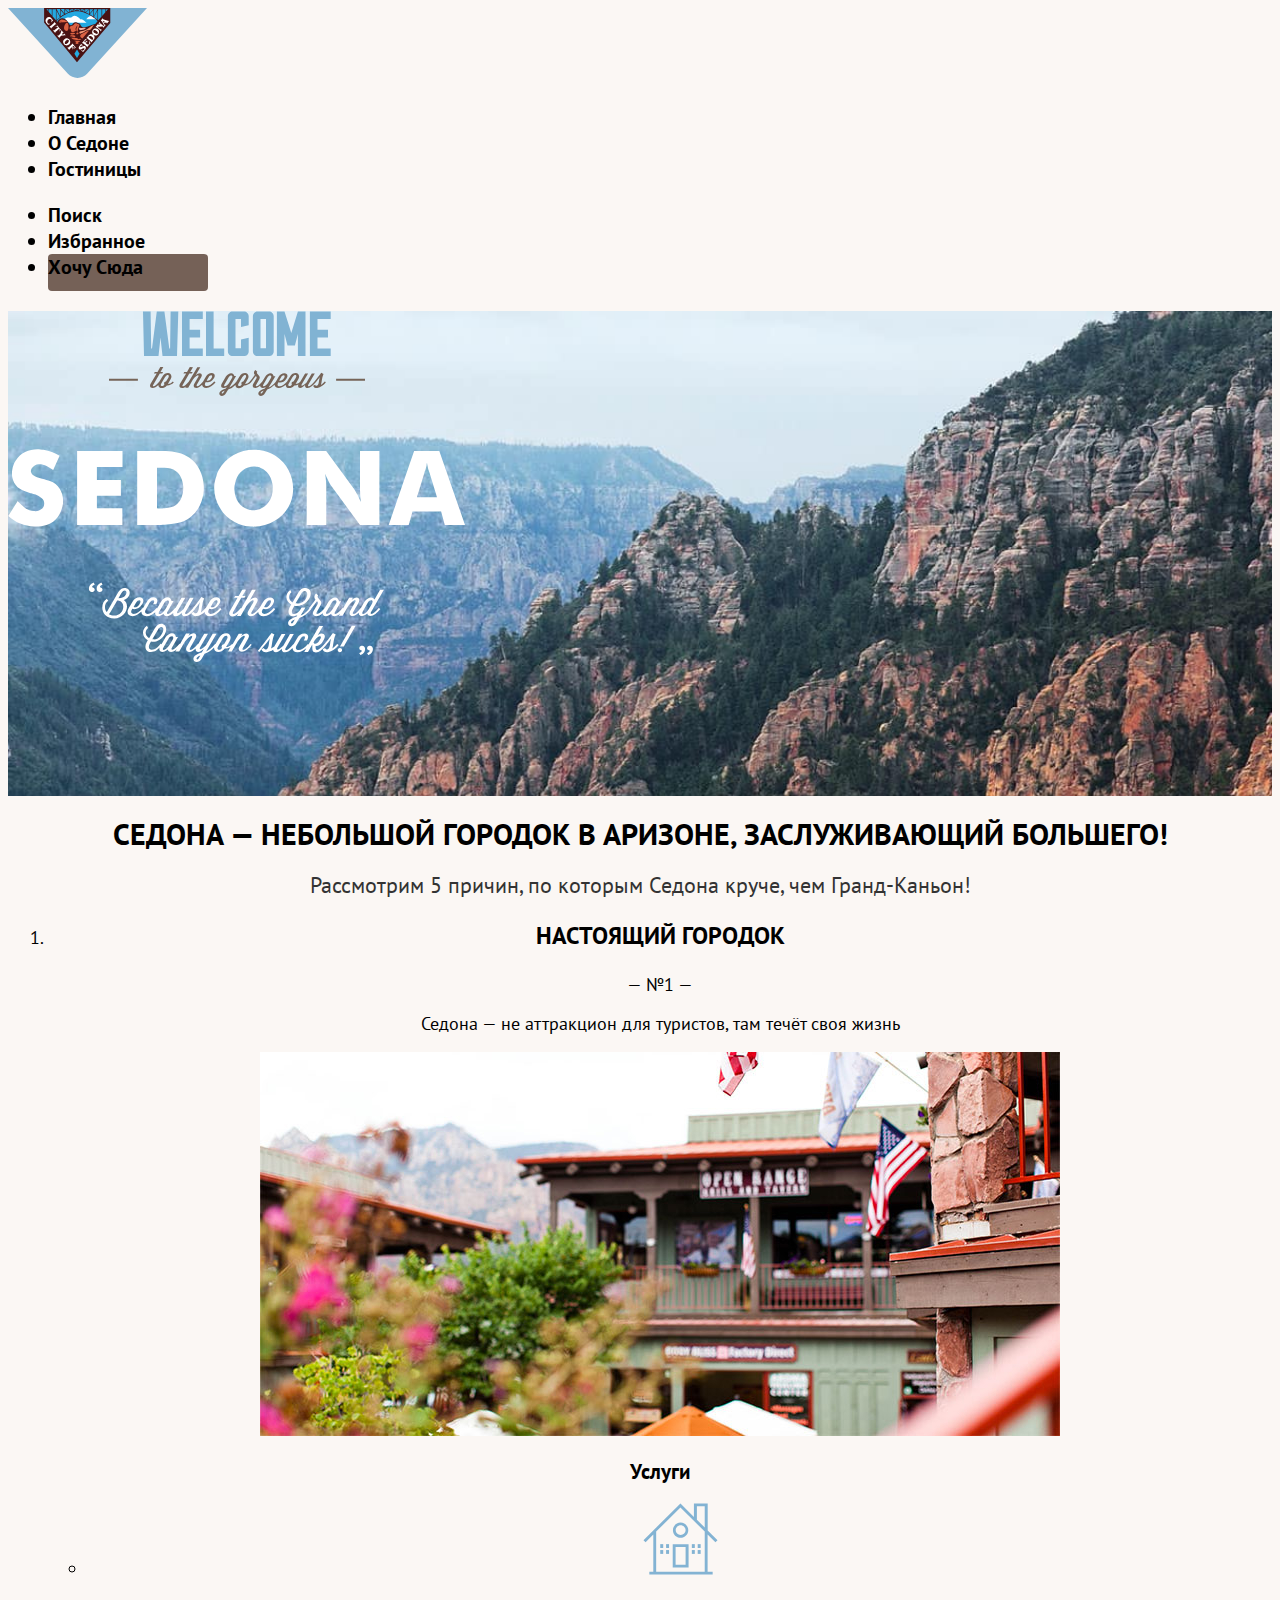
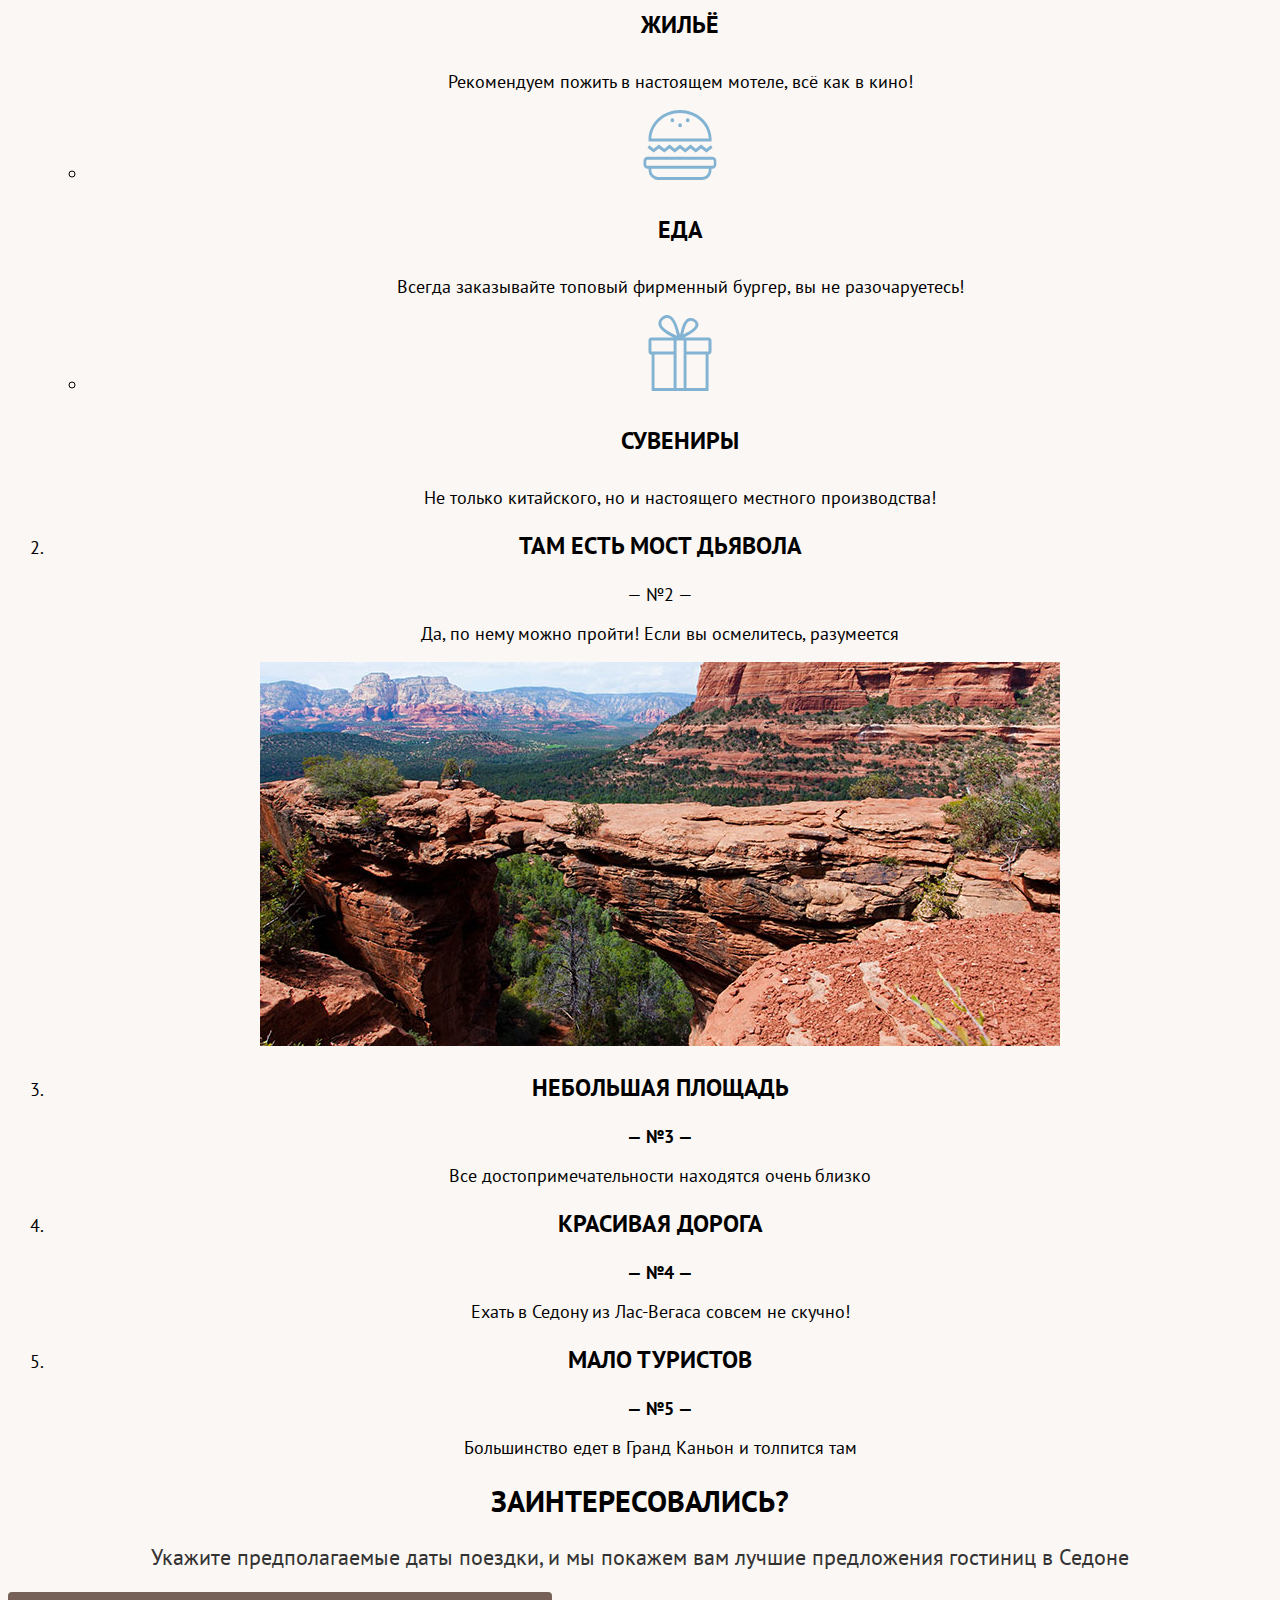
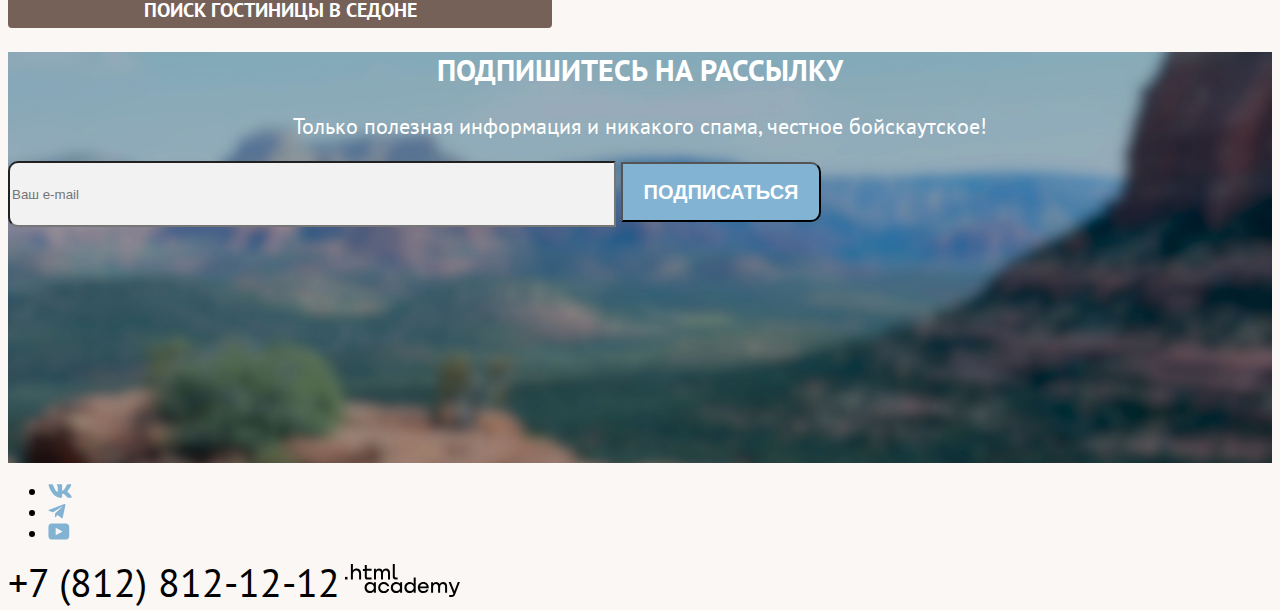
<file: 6/index.html>
<!DOCTYPE html>
<html lang="ru">

<head>
  <meta charset="utf-8">
  <title>HTML Academy: Седона</title>
  <link rel="stylesheet" href="styles/styles.css">
  <base href="https://htmlacademy-htmlcss.github.io/2096787-sedona-34/6/">
</head>

<body>
  <header class="header-index">
    <nav class="navigation">
      <a class="navigation-logo" href="index.html">
        <img class="header-logo" src="images/logo.svg" alt="логотип Седоны" width="139" height="70">
      </a>

      <ul class="navigation-list">
        <li class="navigation-item">
          <a class="navigation-link" href="#">Главная</a>
        </li>
        <li class="navigation-item">
          <a class="navigation-link" href="#">О Седоне</a>
        </li>
        <li class="navigation-item">
          <a class="navigation-link" href="#">Гостиницы</a>
        </li>
      </ul>

      <ul class="navigation-user">
        <li class="user-item">
          <a class="navigation-link" href="#">
            <span class="visually-hidden">Поиск</span>
          </a>
        </li>
        <li class="user-item">
          <a class="navigation-link" href="#">
            <span class="visually-hidden">Избранное</span>
          </a>
        </li>
        <li class="user-item header-button">
          <a class="navigation-link" href="#">
            <span class="visually-hidden">Хочу сюда</span>
          </a>
        </li>
      </ul>

    </nav>

  </header>

  <main class="main-index">
    <div class="main-index-header">
      <img class="main-img" src="images/welcome.svg" alt="логотип Седоны" width="458" height="352">
    </div>
    <h1 class="main-title">Седона — небольшой городок в Аризоне,
      заслуживающий большего!</h1>
    <h2 class="advantages">Рассмотрим 5 причин, по которым Седона круче, чем Гранд-Каньон!</h2>

    <ol class="advantages-list">
      <li class="advantages-item">
        <h3 class="advantages-item-title">Настоящий городок</h3>
        <span class="advantages-item-number">— №1 —</span>
        <p class="advantages-item-description">Седона — не аттракцион для туристов, там течёт своя жизнь</p>
        <img class="advantages-item-img" src="images/city-sedona.jpg" alt="Город Седона" width="800" height="384">
        <section class="services">
          <h3 class="visually-hidden">Услуги</h3>
          <ul class="services-list">
            <li class="services-item">
              <img class="services-item-img" src="images/home.svg" alt="Жилье" width="75" height="72">
              <h4 class="services-item-title">Жильё</h4>
              <p class="services-item-description">Рекомендуем пожить в настоящем мотеле, всё как в кино!</p>
            </li>

            <li class="services-item">
              <img class="services-item-img" src="images/food.svg" alt="Еда" width="74" height="70">
              <h4 class="services-item-title">Еда</h4>
              <p class="services-item-description">Всегда заказывайте топовый фирменный бургер, вы не разочаруетесь!</p>
            </li>

            <li class="services-item">
              <img class="services-item-img" src="images/present.svg" alt="Сувениры" width="64" height="76">
              <h4 class="services-item-title">Сувениры</h4>
              <p class="services-item-description">Не только китайского, но и настоящего местного производства!</p>
            </li>
          </ul>
        </section>
      </li>

      <li class="advantages-item">
        <h3 class="advantages-item-title">Там есть мост дьявола</h3>
        <span class="advantages-item-number">— №2 —</span>
        <p class="advantages-item-description">Да, по нему можно пройти! Если вы осмелитесь, разумеется</p>
        <img class="advantages-item-img" src="images/devils-bridge.jpg" alt="мост дьявола" width="800" height="384">
      </li>

      <li class="advantages-item">
        <h3 class="advantages-item-title">Небольшая площадь</h3>
        <b class="advantages-item-number">— №3 —</b>
        <p class="advantages-item-description">Все достопримечательности находятся очень близко</p>
      </li>

      <li class="advantages-item">
        <h3 class="advantages-item-title">Красивая дорога</h3>
        <b class="advantages-item-number">— №4 —</b>
        <p class="advantages-item-description">Ехать в Седону из Лас-Вегаса совсем не скучно!</p>
      </li>

      <li class="advantages-item">
        <h3 class="advantages-item-title">Мало туристов</h3>
        <b class="advantages-item-number">— №5 —</b>
        <p class="advantages-item-description">Большинство едет в Гранд Каньон и толпится там</p>
      </li>
    </ol>

    <section class="order">
      <h2 class="order-title">Заинтересовались?</h2>
      <p class="order-description">Укажите предполагаемые даты поездки, и мы покажем вам лучшие предложения гостиниц в
        Седоне</p>
      <div class="order-button-wrapper">
        <a class="order-button" href="#">ПОИСК ГОСТИНИЦЫ В СЕДОНЕ</a>
      </div>

    </section>

    <section class="sign">
      <h2 class="sign-title">Подпишитесь на рассылку</h2>
      <p class="sign-description">Только полезная информация и никакого спама, честное бойскаутское!</p>
      <form class="sign-form" action="http://echo.htmlacademy.ru/" method="post">
        <input class="sign-field" type="email" placeholder="Ваш e-mail" name="sign-email" required>
        <button class="sign-button" type="submit">Подписаться</button>
      </form>
    </section>
  </main>

  <footer class="footer">
    <ul class="social-list">
      <li class="social-list-item">
        <a class="social-link" href="https://vk.com/htmlacademy">
          <img class="social-img" src="images/vk.svg" alt="вконтакте" width="24" height="14">
        </a>
      </li>
      <li class="social-list-item">
        <a class="social-link" href="https://t.me/htmlacademy">
          <img class="social-img" src="images/telegram.svg" alt="телеграмм" width="18" height="15">
        </a>
      </li>
      <li class="social-list-item">
        <a class="social-link" href="https://www.youtube.com/user/htmlacademyru">
          <img class="social-img" src="images/youtube.svg" alt="ютуб" width="22" height="17">
        </a>
      </li>
    </ul>
    <a class="contact-number" href="tel:+78128121212">+7 (812) 812-12-12</a>
    <a class="footer-link" href="https://htmlacademy.ru/">
      <img class="footer-img" src="images/HTML Academy.svg" alt="логотип html academy" width="115" height="33">
    </a>
  </footer>
</body>

</html>
</file>
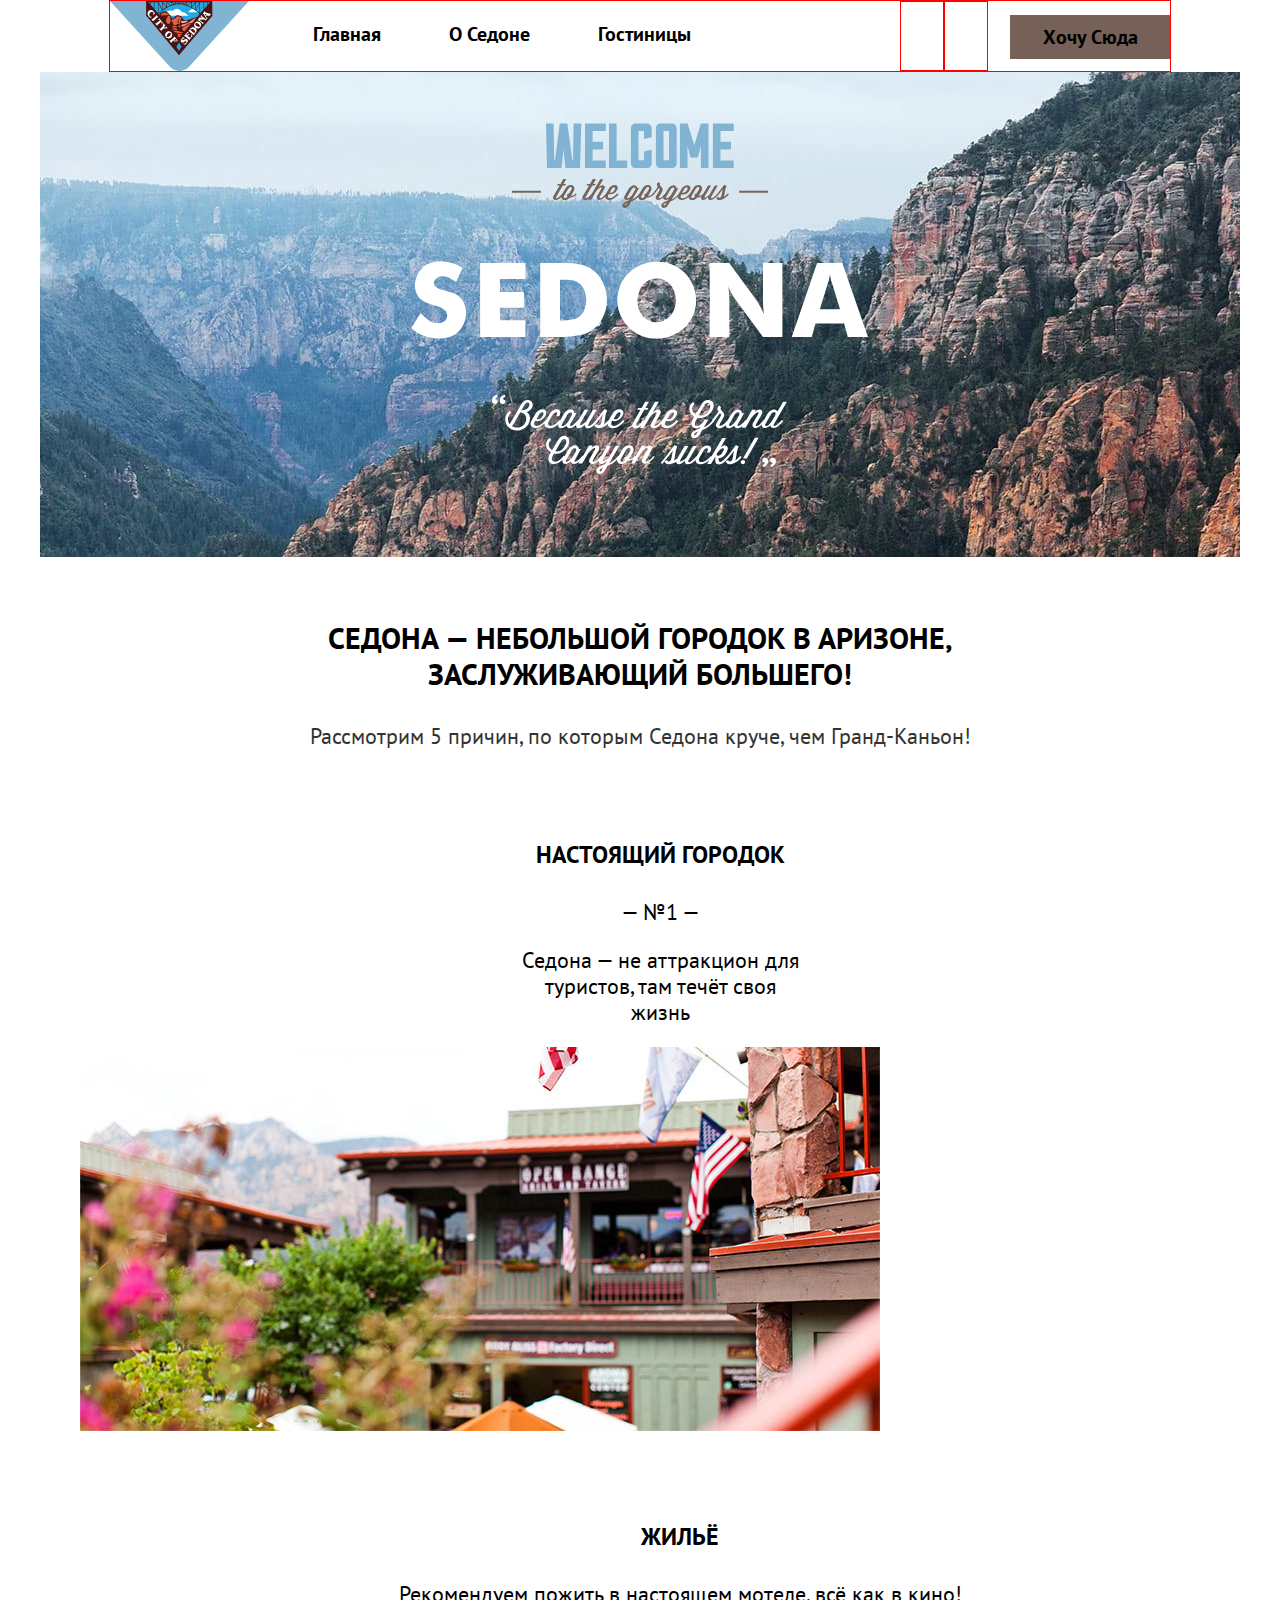
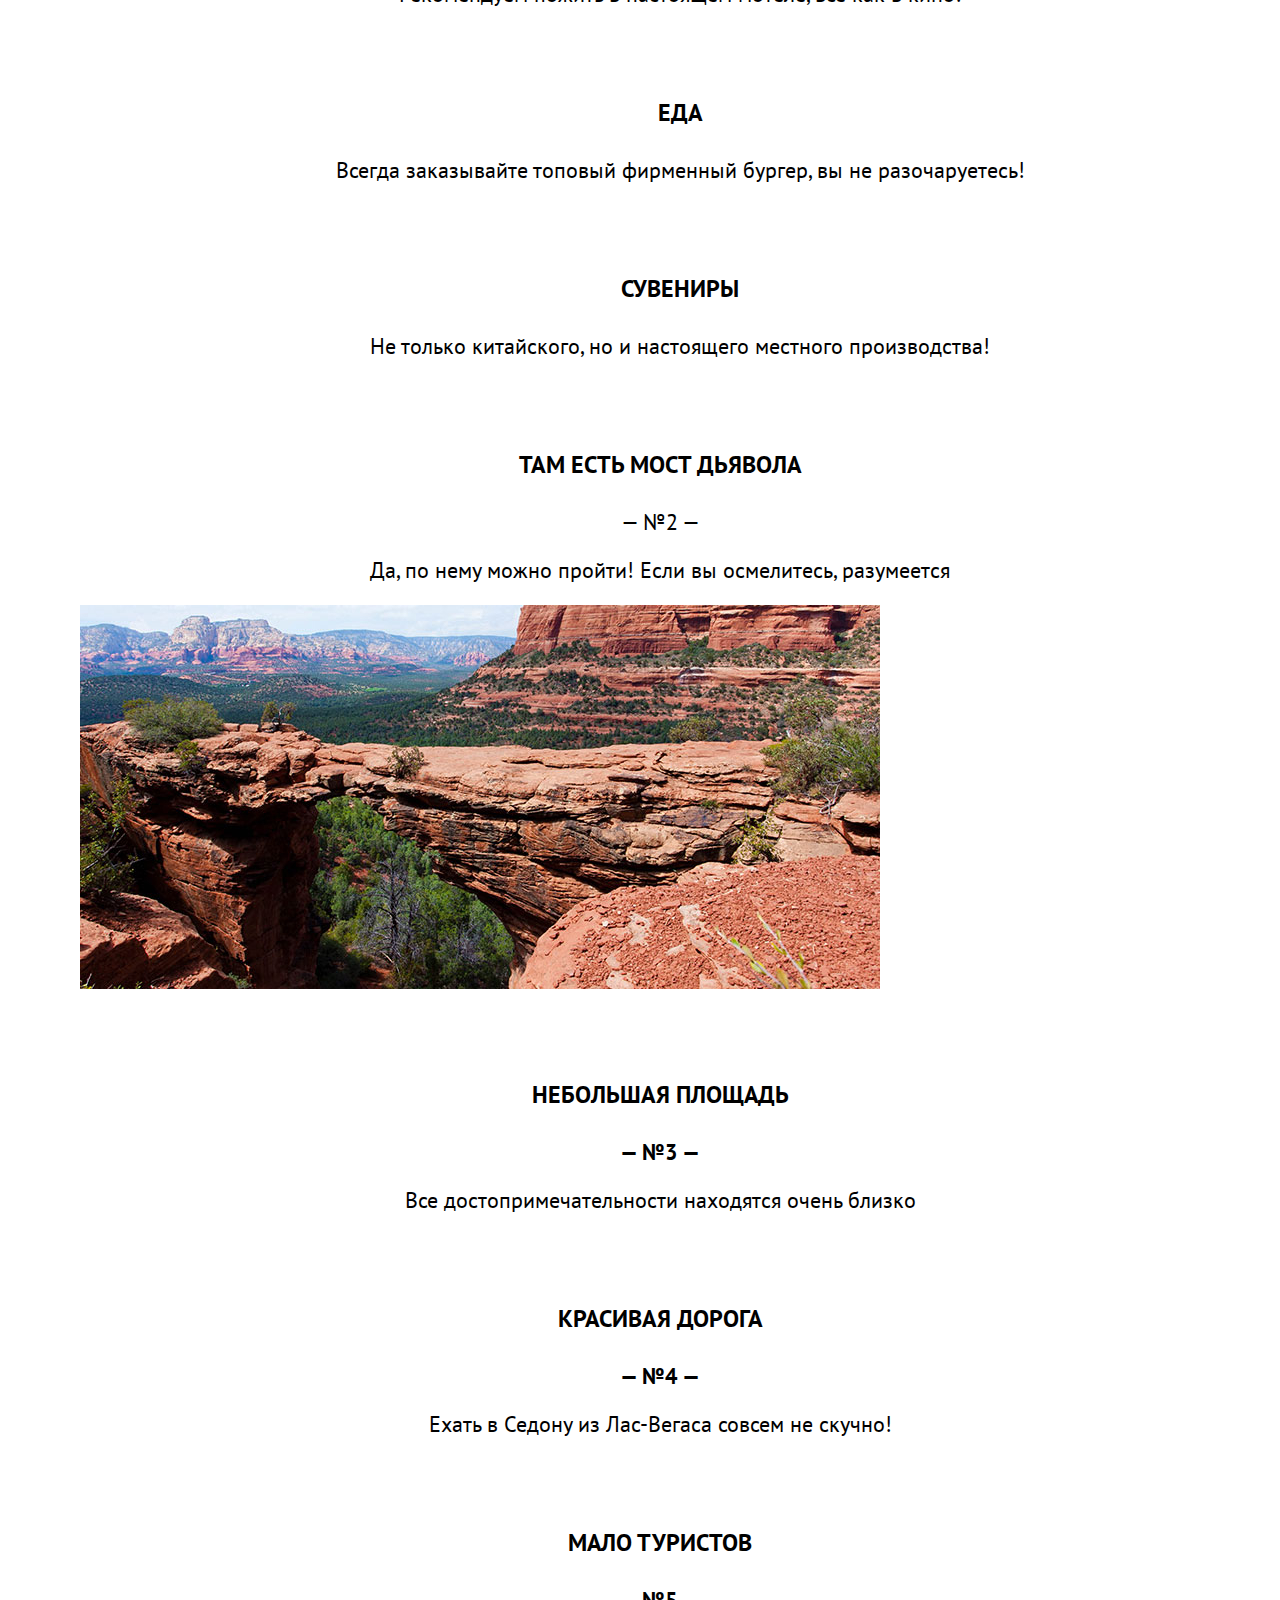
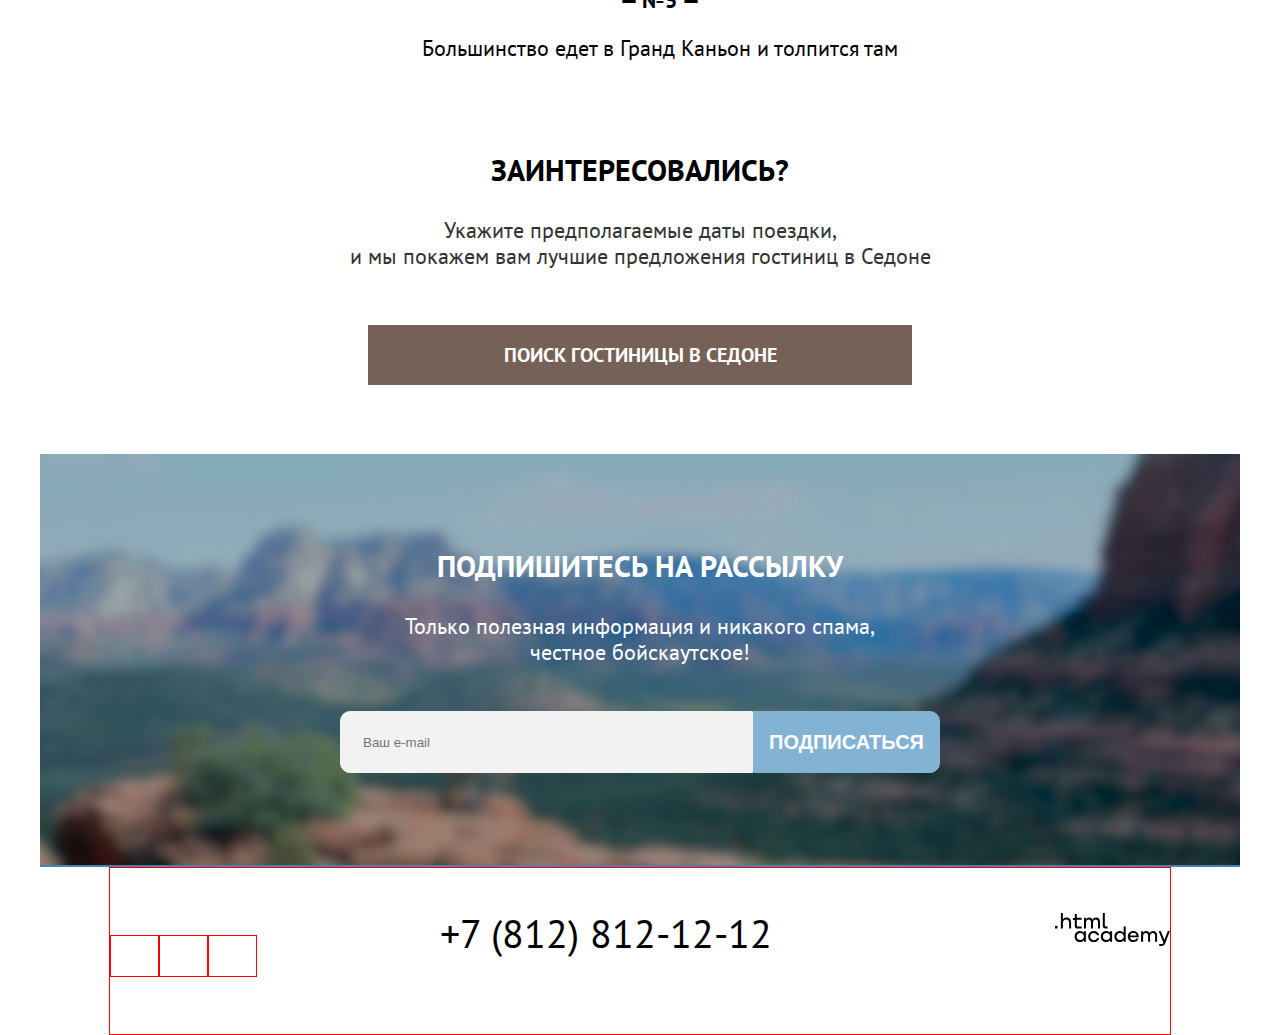
<file: 9/index.html>
<!DOCTYPE html>
<html lang="ru">

  <head>
    <meta charset="utf-8">
    <title>HTML Academy: Седона</title>
    <link rel="stylesheet" href="styles/styles.css">
    <base href="https://htmlacademy-htmlcss.github.io/2096787-sedona-34/9/">
</head>

  <body>
    <div class="container">
      <header class="header-index">
        <div class="inner-container">
          <nav class="navigation">
            <a class="navigation-logo" href="index.html">
              <img class="header-logo" src="images/logo.svg" alt="логотип Седоны" width="139" height="70">
            </a>

            <ul class="navigation-list">
              <li class="navigation-item">
                <a class="navigation-link" href="#">Главная</a>
              </li>
              <li class="navigation-item">
                <a class="navigation-link" href="#">О Седоне</a>
              </li>
              <li class="navigation-item">
                <a class="navigation-link" href="#">Гостиницы</a>
              </li>
            </ul>

            <ul class="navigation-list navigation-user">
              <li class="navigation-item user-item">
                <a class="user-link" href="#">
                  <span class="visually-hidden">Поиск</span>
                </a>
              </li>
              <li class="navigation-item user-item">
                <a class="user-link" href="#">
                  <span class="visually-hidden">Избранное</span>
                </a>
              </li>
              <li class="navigation-item header-button">
                <a class="user-button" href="#">Хочу сюда</a>
              </li>
            </ul>
          </nav>
        </div>

      </header>

      <main class="main-index">

        <div class="main-index-header">
          <img class="main-img" src="images/welcome.svg" alt="логотип Седоны" width="458" height="352">
        </div>

        <h1 class="main-title">Седона — небольшой городок в Аризоне, <br>
          заслуживающий большего!</h1>
        <h2 class="advantages">Рассмотрим 5 причин, по которым Седона круче, чем Гранд-Каньон!</h2>

        <ol class="advantages-list">
          <li class="advantages-item">
            <h3 class="advantages-item-title">Настоящий городок</h3>
            <span class="advantages-item-number">— №1 —</span>
            <p class="advantages-item-description">Седона — не аттракцион для <br> туристов, там течёт своя <br> жизнь
            </p>
            <img class="advantages-item-img" src="images/city-sedona.jpg" alt="Город Седона" width="800" height="384">
          </li>
          <li class="advantages-item">
            <ul class="services-list">
              <li class="services-item">
                <h4 class="services-item-title">Жильё</h4>
                <p class="services-item-description">Рекомендуем пожить в настоящем мотеле, всё как в кино!</p>
              </li>

              <li class="services-item">
                <h4 class="services-item-title">Еда</h4>
                <p class="services-item-description">Всегда заказывайте топовый фирменный бургер, вы не разочаруетесь!
                </p>
              </li>

              <li class="services-item">
                <h4 class="services-item-title">Сувениры</h4>
                <p class="services-item-description">Не только китайского, но и настоящего местного производства!</p>
              </li>
            </ul>
          </li>

          <li class="advantages-item">
            <h3 class="advantages-item-title">Там есть мост дьявола</h3>
            <span class="advantages-item-number">— №2 —</span>
            <p class="advantages-item-description">Да, по нему можно пройти! Если вы осмелитесь, разумеется</p>
            <img class="advantages-item-img" src="images/devils-bridge.jpg" alt="мост дьявола" width="800" height="384">
          </li>

          <li class="advantages-item">
            <h3 class="advantages-item-title">Небольшая площадь</h3>
            <b class="advantages-item-number">— №3 —</b>
            <p class="advantages-item-description">Все достопримечательности находятся очень близко</p>
          </li>

          <li class="advantages-item">
            <h3 class="advantages-item-title">Красивая дорога</h3>
            <b class="advantages-item-number">— №4 —</b>
            <p class="advantages-item-description">Ехать в Седону из Лас-Вегаса совсем не скучно!</p>
          </li>

          <li class="advantages-item">
            <h3 class="advantages-item-title">Мало туристов</h3>
            <b class="advantages-item-number">— №5 —</b>
            <p class="advantages-item-description">Большинство едет в Гранд Каньон и толпится там</p>
          </li>
        </ol>

        <section class="order">
          <h2 class="order-title">Заинтересовались?</h2>
          <p class="order-description">Укажите предполагаемые даты поездки, <br> и мы покажем вам лучшие предложения
            гостиниц в Седоне</p>
          <div class="order-button-wrapper">
            <a class="order-button" href="#">ПОИСК ГОСТИНИЦЫ В СЕДОНЕ</a>
          </div>

        </section>

        <section class="sign">
          <h2 class="sign-title">Подпишитесь на рассылку</h2>
          <p class="sign-description">Только полезная информация и никакого спама, <br> честное бойскаутское!</p>
          <form class="sign-form" action="http://echo.htmlacademy.ru/" method="post">
              <input class="sign-field" type="email" placeholder="Ваш e-mail" name="sign-email" required>
              <button class="sign-button" type="submit">Подписаться</button>
          </form>
        </section>
      </main>

      <footer class="footer-container inner-container">
        <ul class="social-list-container">
          <li class="social-list-item">
            <a class="social-link" href="https://vk.com/htmlacademy">
              <span class="visually-hidden">Вконтакте</span>
            </a>
          </li>
          <li class="social-list-item">
            <a class="social-link" href="https://t.me/htmlacademy">
              <span class="visually-hidden">Телеграм</span>
            </a>
          </li>
          <li class="social-list-item">
            <a class="social-link" href="https://www.youtube.com/user/htmlacademyru">
              <span class="visually-hidden">Ютуб</span>
            </a>
          </li>
        </ul>
        <a class="contact-number" href="tel:+78128121212">+7 (812) 812-12-12</a>
        <a class="footer-link" href="https://htmlacademy.ru/">
          <img class="footer-img" src="images/html-academy.svg" alt="логотип html academy" width="115" height="33">
        </a>
      </footer>
    </div>
  </body>

</html>
</file>
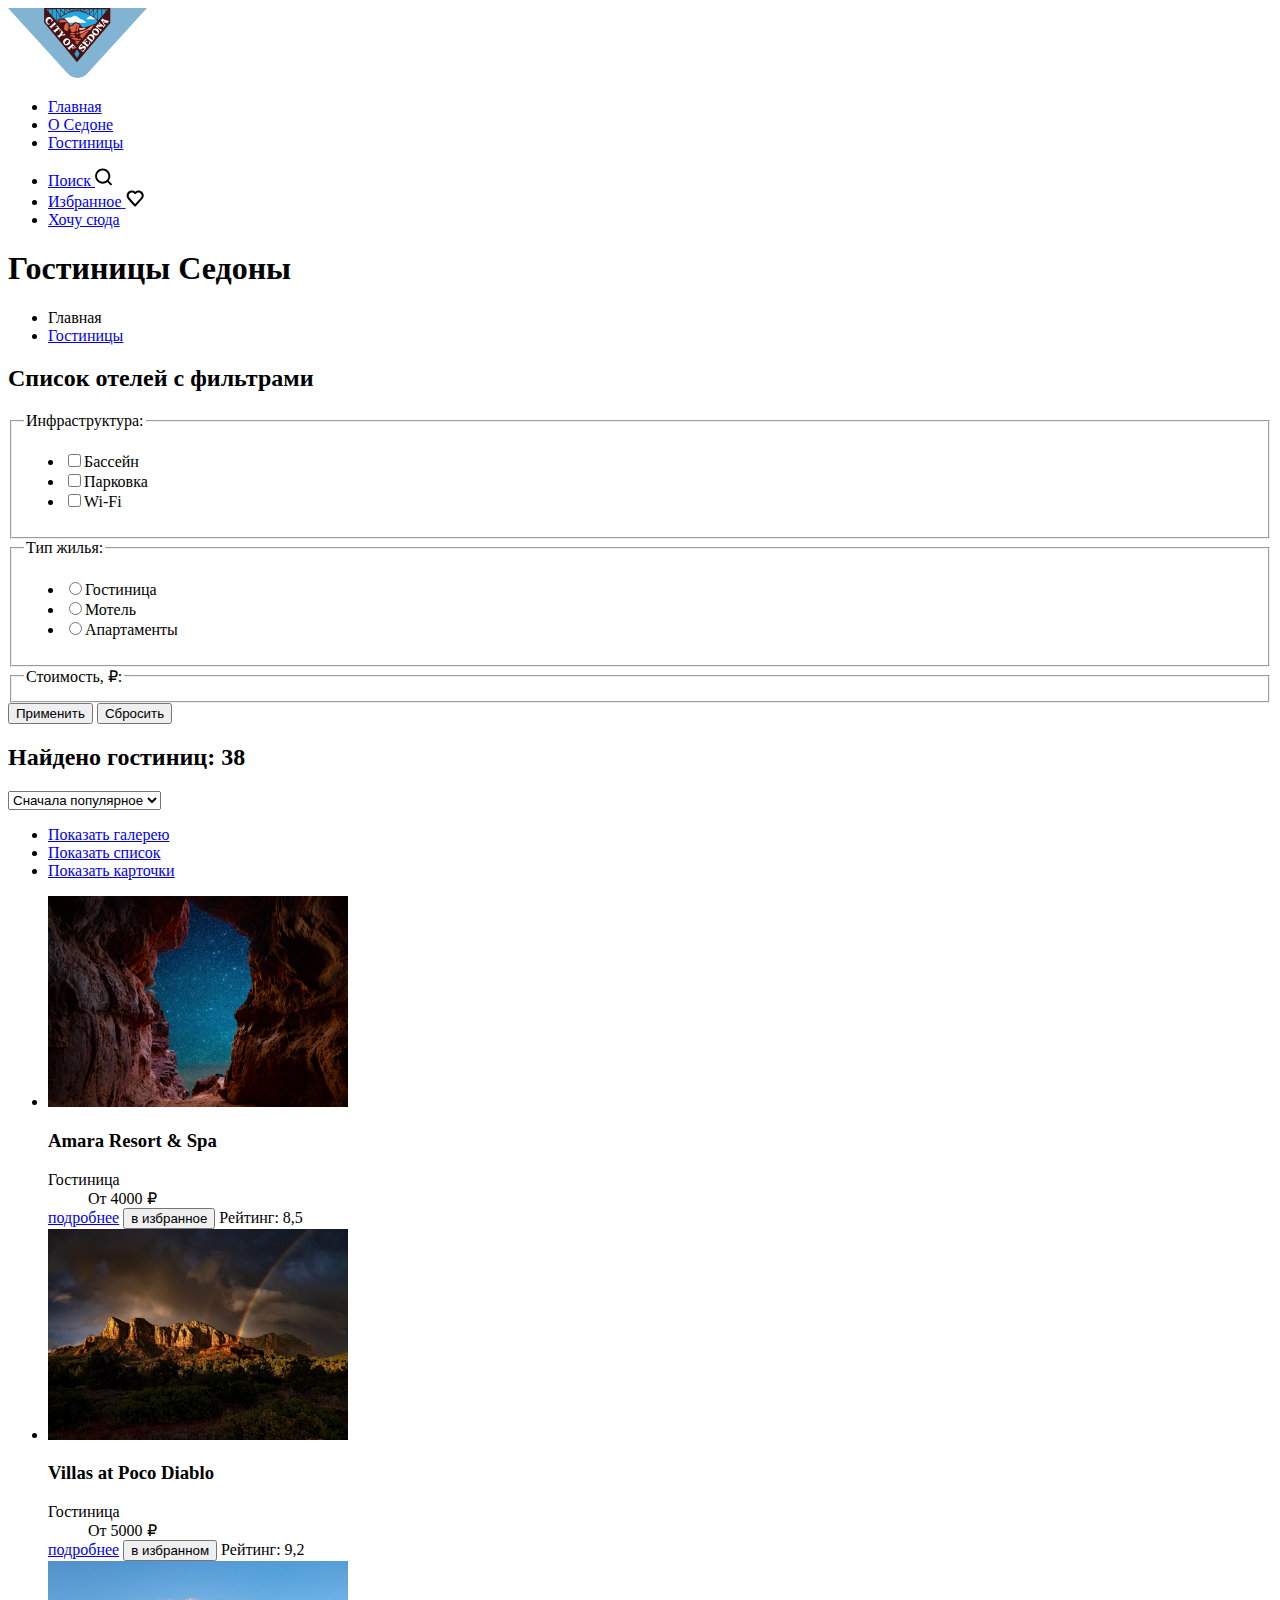
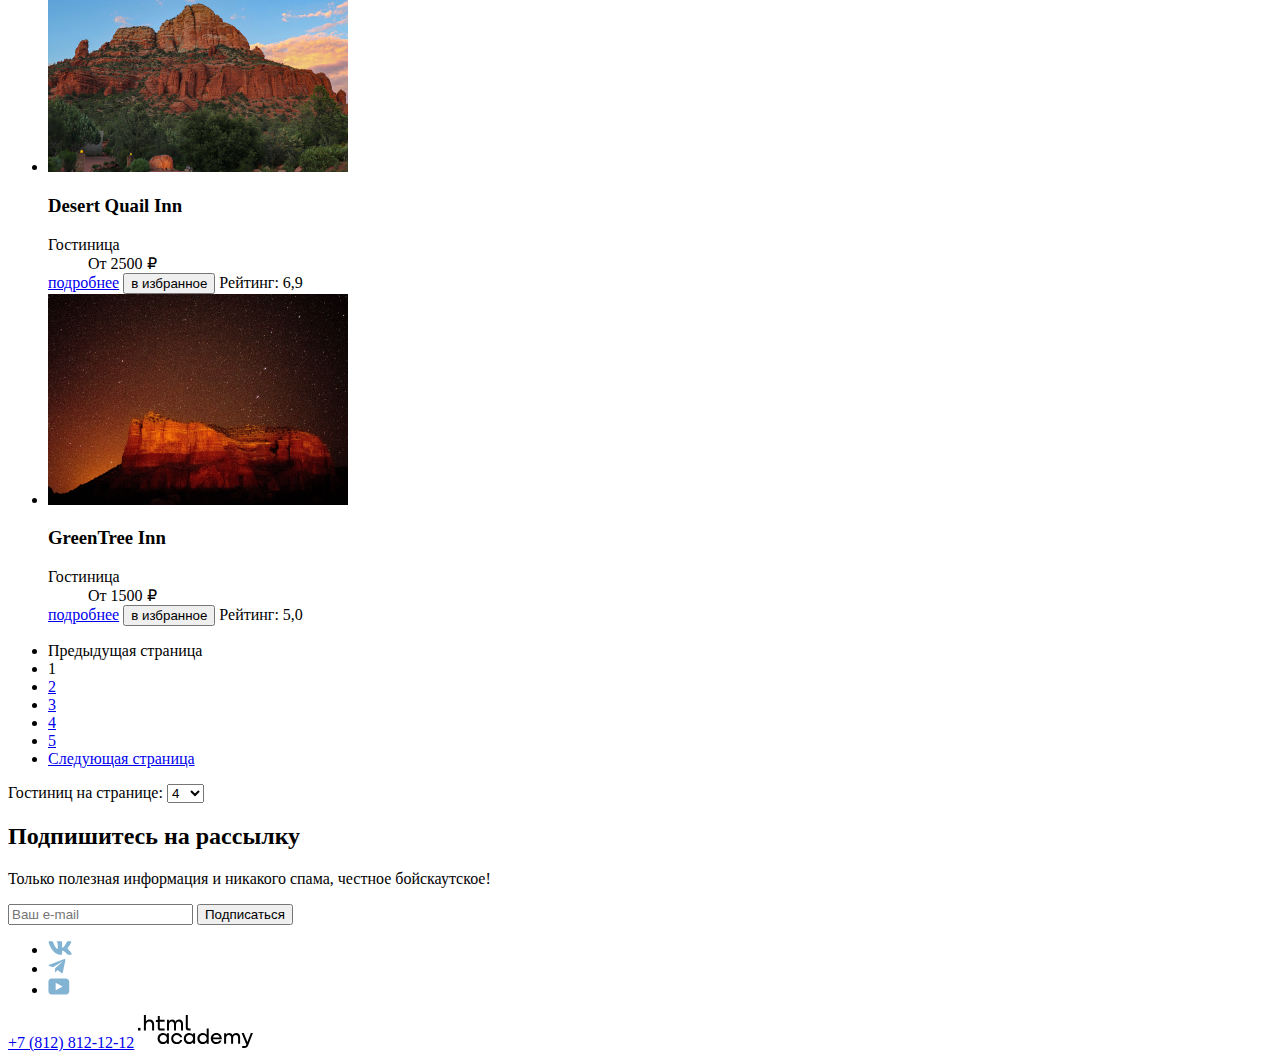
<file: 5/catalog.html>
<!DOCTYPE html>
<html lang="ru">

<head>
  <meta charset="utf-8">
  <title>HTML Academy: Седона</title>
  <base href="https://htmlacademy-htmlcss.github.io/2096787-sedona-34/5/">
</head>

<body>
  <header class="header-index">
    <nav class="navigation">
      <a class="navigation-logo" href="index.html">
        <img class="header-logo" src="images/logo.svg" alt="логотип Седоны" width="139" height="70">
      </a>

      <ul class="navigation-list">
        <li class="navigation-item">
          <a class="navigation-link" href="#">Главная</a>
        </li>
        <li class="navigation-item">
          <a class="navigation-link" href="#">О Седоне</a>
        </li>
        <li class="navigation-item">
          <a class="navigation-link" href="#">Гостиницы</a>
        </li>
      </ul>

      <ul class="navigation-user">
        <li class="user-item">
          <a class="navigation-link" href="#">
            <span class="visually-hidden">Поиск</span>
            <img src="images/search.svg" alt="Поиск" width="18" height="18">
          </a>
        </li>
        <li class="user-item">
          <a class="navigation-link" href="#">
            <span class="visually-hidden">Избранное</span>
            <img src="images/favorite.svg" alt="Избранное" width="18" height="17">
          </a>
        </li>
        <li class="user-item">
          <a class="navigation-link" href="#">
            <span class="visually-hidden">Хочу сюда</span>
          </a>
        </li>
      </ul>

    </nav>

  </header>

  <main class="main-catalog">
    <header class="main-header">
      <h1 class="main-header-titel">Гостиницы Седоны</h1>
      <ul class="breadcrubs">
        <li class="breadcrubs-item">
          <span class="visually-hidden">Главная</span>
          <a class="breadcrubs-link" href="index.html"></a>
        </li>
        <li class="breadcrubs-item">
          <a class="breadcrubs-link" href="#">Гостиницы</a>
        </li>
      </ul>
    </header>

    <section class="catalog-hotels">
      <h2 class="visually-hidden">Список отелей с фильтрами</h2>
      <form class="catalog-filter" action="http://echo.htmlacademy.ru/" method="post">
        <fieldset class="catalog-filter-group">
          <legend class="catalog-filter-title">Инфраструктура:</legend>
          <ul class="catalog-filter-list">
            <li class="catalog-filter-item">
              <label class="control">
                <input class="control-input" name="infrastructure" type="checkbox" value="Бассейн">Бассейн
              </label>
            </li>
            <li class="catalog-filter-item">
              <label class="control">
                <input class="control-input" name="infrastructure" type="checkbox" value="Парковка">Парковка
              </label>
            </li>
            <li class="catalog-filter-item">
              <label class="control">
                <input class="control-input" name="infrastructure" type="checkbox" value="Wi-Fi">Wi-Fi
              </label>
            </li>
          </ul>
        </fieldset>

        <fieldset class="catalog-filter-group">
          <legend class="catalog-filter-title">Тип жилья:</legend>
          <ul class="catalog-filter-list">
            <li class="catalog-filter-item">
              <label class="control">
                <input class="control-input" name="hoteltype" type="radio" name="Гостиница">Гостиница
              </label>
            </li>
            <li class="catalog-filter-item">
              <label class="control">
                <input class="control-input" name="hoteltype" type="radio" name="Мотель">Мотель
              </label>
            </li>
            <li class="catalog-filter-item">
              <label class="control">
                <input class="control-input" name="hoteltype" type="radio" name="Апартаменты">Апартаменты
              </label>
            </li>
          </ul>
        </fieldset>

        <fieldset class="catalog-filter-group">
          <legend class="catalog-filter-title">Стоимость, ₽:</legend>
        </fieldset>

        <button class="button" type="submit">Применить</button>
        <button class="button" type="reset">Сбросить</button>
      </form>
      <h2 class="select-title">Найдено гостиниц: 38</h2>
      <select class="select-control" aria-label="Сортировка">
        <option value="popular">Сначала популярное</option>
        <option value="cheap">Сначала дешевле</option>
        <option value="expensive">Сначала дороже</option>
      </select>
      <ul>
        <li>
          <a href="#" class="button button-light"><span class="visually-hidden">Показать галерею</span></a>
        </li>
        <li>
          <a href="#" class="button button-light"><span class="visually-hidden">Показать список</span></a>
        </li>
        <li>
          <a class="button" href="#"><span class="visually-hidden">Показать карточки</span></a>
        </li>
      </ul>

      <ul class="hotel-list">
        <li class="hotel-card">
          <img class="hotel-card-img" src="images/catalog/Amara-Resort-Spa.jpg" alt="Amara Resort & Spa" width="300"
            height="211">
          <h3 class="hotel-card-title">Amara Resort & Spa</h3>
          <dl>
            <dt class="hotel-description">Гостиница</dt>
            <dd class="hotel-price">От 4000 ₽</dd>
          </dl>
          <a class="hotel-detail" href="#">подробнее</a>
          <button class="select-button">в избранное</button>
          <span class="hotel-rating">Рейтинг: 8,5</span>
        </li>
        <li class="hotel-card">
          <img class="hotel-card-img" src="images/catalog/Villas-at-Poco-Diablo.jpg" alt="Villas at Poco Diablo"
            width="300" height="211">
          <h3 class="hotel-card-title">Villas at Poco Diablo</h3>
          <dl>
            <dt class="hotel-description">Гостиница</dt>
            <dd class="hotel-price">От 5000 ₽</dd>
          </dl>
          <a class="hotel-detail" href="#">подробнее</a>
          <button class="select-button">в избранном</button>
          <span class="hotel-rating">Рейтинг: 9,2</span>
        </li>
        <li class="hotel-card">
          <img class="hotel-card-img" src="images/catalog/Desert-Quail-Inn.jpg" alt="Desert Quail Inn" width="300"
            height="211">
          <h3 class="hotel-card-title">Desert Quail Inn</h3>
          <dl>
            <dt class="hotel-description">Гостиница</dt>
            <dd class="hotel-price">От 2500 ₽</dd>
          </dl>
          <a class="hotel-detail" href="#">подробнее</a>
          <button class="select-button">в избранное</button>
          <span class="hotel-rating">Рейтинг: 6,9</span>
        </li>
        <li class="hotel-card">
          <img class="hotel-card-img" src="images/catalog/GreenTree-Inn.jpg" alt="GreenTree Inn" width="300"
            height="211">
          <h3 class="hotel-card-title">GreenTree Inn</h3>
          <dl>
            <dt class="hotel-description">Гостиница</dt>
            <dd class="hotel-price">От 1500 ₽</dd>
          </dl>
          <a class="hotel-detail" href="#">подробнее</a>
          <button class="select-button">в избранное</button>
          <span class="hotel-rating">Рейтинг: 5,0</span>
        </li>
      </ul>

      <ul class="pagination">
        <li class="pagination-item">
          <a class="pagination-link pagination-prev pagination-disabled">
            <span class="visually-hidden">Предыдущая страница</span>
          </a>
        </li>
        <li class="pagination-item">
          <a class="pagination-link pagination-current">1</a>
        </li>
        <li class="pagination-item">
          <a class="pagination-link" href="#">2</a>
        </li>
        <li class="pagination-item">
          <a class="pagination-link" href="#">3</a>
        </li>
        <li class="pagination-item">
          <a class="pagination-link" href="#">4</a>
        </li>
        <li class="pagination-item">
          <a class="pagination-link" href="#">5</a>
        </li>
        <li class="pagination-item">
          <a class="pagination-link pagination-next" href="#">
            <span class="visually-hidden">Следующая страница</span>
          </a>
        </li>
      </ul>

      <label>Гостиниц на странице:
        <select class="hotel-quantity">
          <option value="4">4</option>
          <option value="8">8</option>
          <option value="12">12</option>
        </select>
      </label>
    </section>

    <section class="sign">
      <h2 class="sign-title">Подпишитесь на рассылку</h2>
      <p class="sign-description">Только полезная информация и никакого спама, честное бойскаутское!</p>
      <form class="sign-form" action="http://echo.htmlacademy.ru/" method="post">
        <input class="sign-field" type="email" placeholder="Ваш e-mail" name="sign-email" required>
        <button class="sign-button">Подписаться</button>
      </form>
    </section>
  </main>

  <footer class="footer">
    <ul class="social-list">
      <li class="social-list-item">
        <a class="social-link" href="https://vk.com/htmlacademy">
          <img class="social-img" src="images/vk.svg" alt="вконтакте" width="24" height="14">
        </a>
      </li>
      <li class="social-list-item">
        <a class="social-link" href="https://t.me/htmlacademy">
          <img class="social-img" src="images/telegram.svg" alt="телеграмм" width="18" height="15">
        </a>
      </li>
      <li class="social-list-item">
        <a class="social-link" href="https://www.youtube.com/user/htmlacademyru">
          <img class="social-img" src="images/youtube.svg" alt="ютуб" width="22" height="17">
        </a>
      </li>
    </ul>
    <a class="contact-number" href="tel:+78128121212">+7 (812) 812-12-12</a>
    <a class="footer-link" href="https://htmlacademy.ru/">
      <img class="footer-img" src="images/HTML Academy.svg" alt="логотип html academy" width="115" height="33">
    </a>
  </footer>
</body>

</html>
</file>
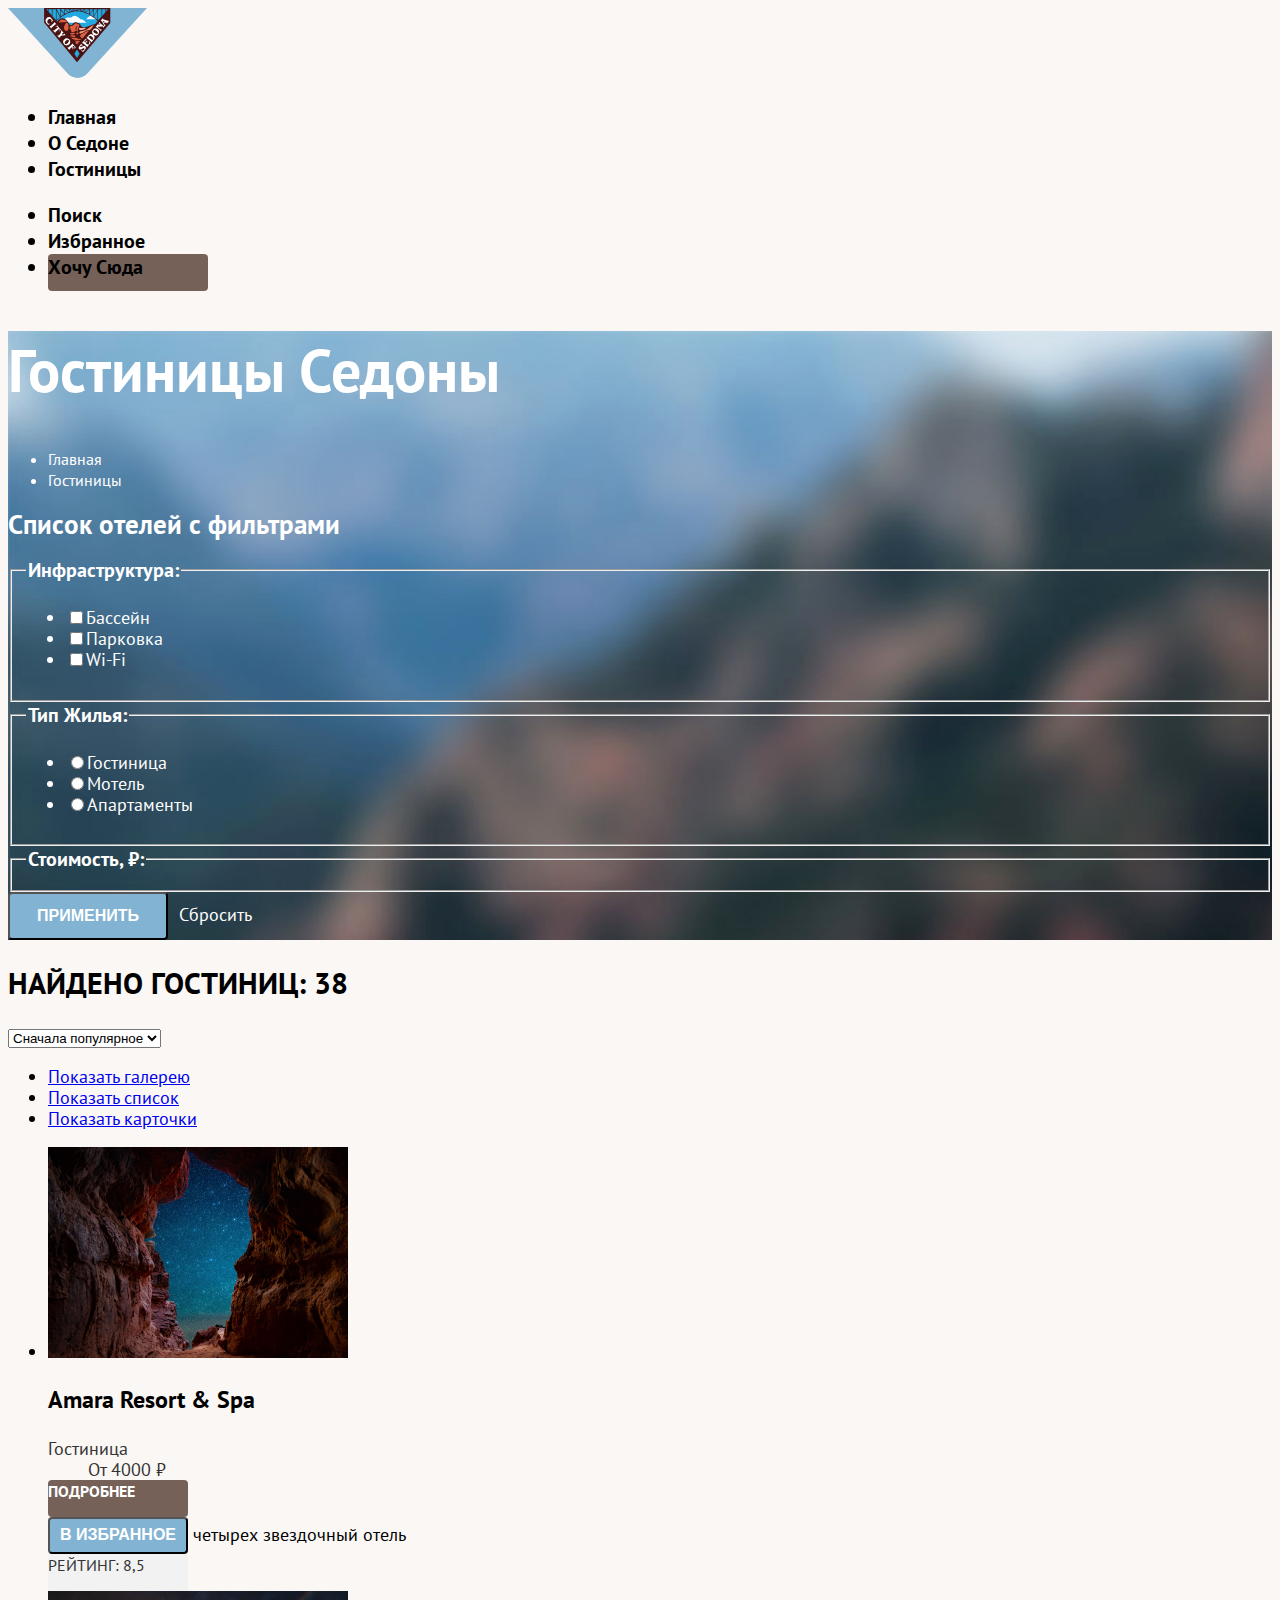
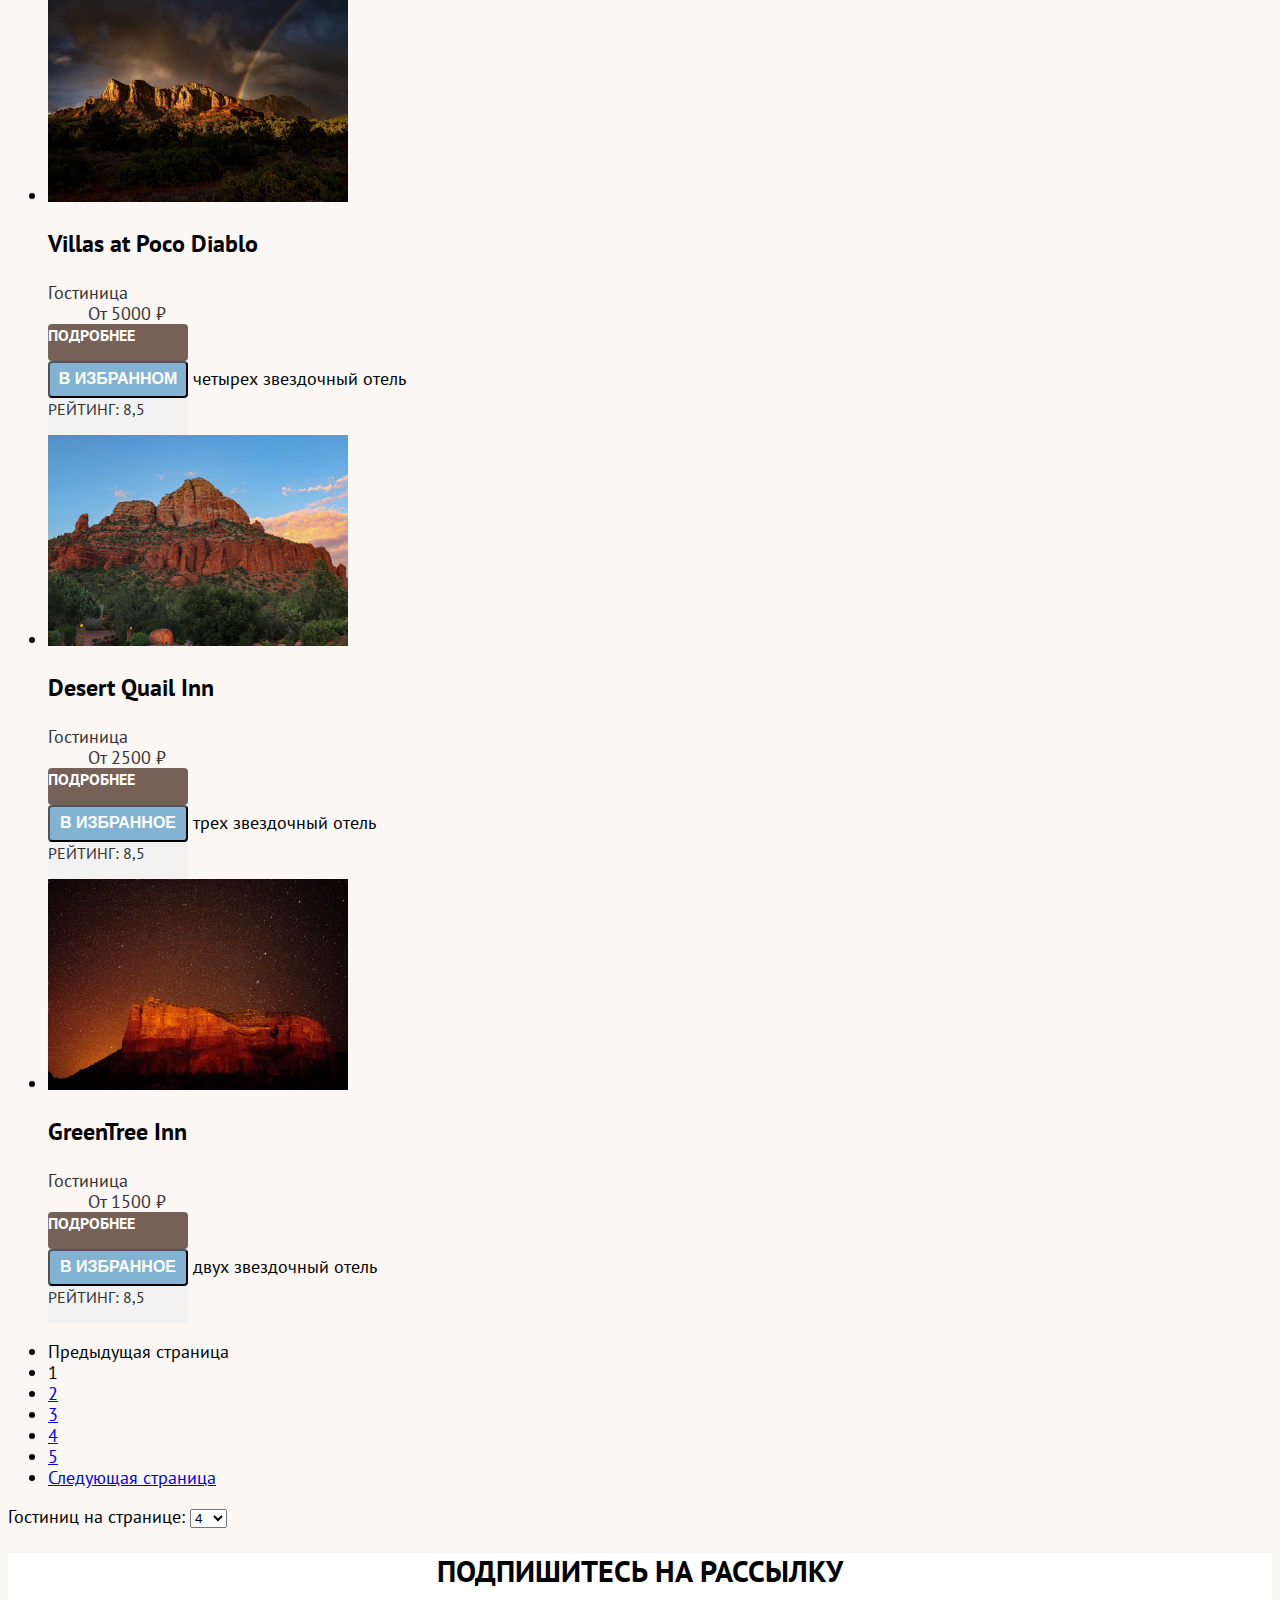
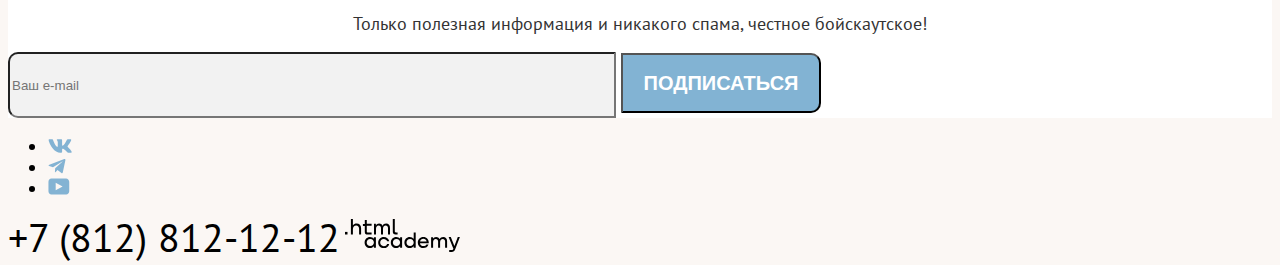
<file: 6/catalog.html>
<!DOCTYPE html>
<html lang="ru">

<head>
  <meta charset="utf-8">
  <title>HTML Academy: Седона</title>
  <link rel="stylesheet" href="styles/styles.css">
  <base href="https://htmlacademy-htmlcss.github.io/2096787-sedona-34/6/">
</head>

<body>
  <header class="header-index">
    <nav class="navigation">
      <a class="navigation-logo" href="index.html">
        <img class="header-logo" src="images/logo.svg" alt="логотип Седоны" width="139" height="70">
      </a>

      <ul class="navigation-list">
        <li class="navigation-item">
          <a class="navigation-link" href="#">Главная</a>
        </li>
        <li class="navigation-item">
          <a class="navigation-link" href="#">О Седоне</a>
        </li>
        <li class="navigation-item">
          <a class="navigation-link" href="#">Гостиницы</a>
        </li>
      </ul>

      <ul class="navigation-user">
        <li class="user-item">
          <a class="navigation-link" href="#">
            <span class="visually-hidden">Поиск</span>
          </a>
        </li>
        <li class="user-item">
          <a class="navigation-link" href="#">
            <span class="visually-hidden">Избранное</span>
          </a>
        </li>
        <li class="user-item header-button">
          <a class="navigation-link" href="#">
            <span class="visually-hidden">Хочу сюда</span>
          </a>
        </li>
      </ul>

    </nav>

  </header>

  <main class="main-catalog">
    <div class="main-top">
      <header class="main-header">
        <h1 class="main-header-titel">Гостиницы Седоны</h1>
        <ul class="breadcrubs">
          <li class="breadcrubs-item">
            <span class="visually-hidden">Главная</span>
            <a class="breadcrubs-link" href="index.html"></a>
          </li>
          <li class="breadcrubs-item">
            <a class="breadcrubs-link" href="#">Гостиницы</a>
          </li>
        </ul>
      </header>

      <section class="catalog-hotels">
        <h2 class="visually-hidden">Список отелей с фильтрами</h2>
        <form class="catalog-filter" action="http://echo.htmlacademy.ru/" method="post">
          <fieldset class="catalog-filter-group">
            <legend class="catalog-filter-title">Инфраструктура:</legend>
            <ul class="catalog-filter-list">
              <li class="catalog-filter-item">
                <label class="control">
                  <input class="control-input" name="infrastructure" type="checkbox" value="Бассейн">Бассейн
                </label>
              </li>
              <li class="catalog-filter-item">
                <label class="control">
                  <input class="control-input" name="infrastructure" type="checkbox" value="Парковка">Парковка
                </label>
              </li>
              <li class="catalog-filter-item">
                <label class="control">
                  <input class="control-input" name="infrastructure" type="checkbox" value="Wi-Fi">Wi-Fi
                </label>
              </li>
            </ul>
          </fieldset>

          <fieldset class="catalog-filter-group">
            <legend class="catalog-filter-title">Тип жилья:</legend>
            <ul class="catalog-filter-list">
              <li class="catalog-filter-item">
                <label class="control">
                  <input class="control-input" name="hoteltype" type="radio" name="Гостиница">Гостиница
                </label>
              </li>
              <li class="catalog-filter-item">
                <label class="control">
                  <input class="control-input" name="hoteltype" type="radio" name="Мотель">Мотель
                </label>
              </li>
              <li class="catalog-filter-item">
                <label class="control">
                  <input class="control-input" name="hoteltype" type="radio" name="Апартаменты">Апартаменты
                </label>
              </li>
            </ul>
          </fieldset>

          <fieldset class="catalog-filter-group">
            <legend class="catalog-filter-title">Стоимость, ₽:</legend>
          </fieldset>

          <button class="button-submit" type="submit">Применить</button>
          <button class="button-reset" type="reset">Сбросить</button>
        </form>
    </div>
    <h2 class="select-title">Найдено гостиниц: 38</h2>
    <select class="select-control" aria-label="Сортировка">
      <option value="popular">Сначала популярное</option>
      <option value="cheap">Сначала дешевле</option>
      <option value="expensive">Сначала дороже</option>
    </select>
    <ul>
      <li>
        <a href="#" class="button button-light"><span class="visually-hidden">Показать галерею</span></a>
      </li>
      <li>
        <a href="#" class="button button-light"><span class="visually-hidden">Показать список</span></a>
      </li>
      <li>
        <a class="button" href="#"><span class="visually-hidden">Показать карточки</span></a>
      </li>
    </ul>

    <ul class="hotel-list">
      <li class="hotel-card">
        <img class="hotel-card-img" src="images/catalog/Amara-Resort-Spa.jpg" alt="Amara Resort & Spa" width="300"
          height="211">
        <h3 class="hotel-card-title">Amara Resort & Spa</h3>
        <dl class="price">
          <dt class="hotel-description">Гостиница</dt>
          <dd class="hotel-price">От 4000 ₽</dd>
        </dl>
        <div class="hotel-detail"><a href="#">подробнее</a></div>
        <button class="select-button">в избранное</button>
        <span class="visually-hidden">четырех звездочный отель</span>
        <div class="hotel-rating"><span>Рейтинг: 8,5</span></div>
      </li>
      <li class="hotel-card">
        <img class="hotel-card-img" src="images/catalog/Villas-at-Poco-Diablo.jpg" alt="Villas at Poco Diablo"
          width="300" height="211">
        <h3 class="hotel-card-title">Villas at Poco Diablo</h3>
        <dl class="price">
          <dt class="hotel-description">Гостиница</dt>
          <dd class="hotel-price">От 5000 ₽</dd>
        </dl>
        <div class="hotel-detail"><a href="#">подробнее</a></div>
        <button class="select-button">в избранном</button>
        <span class="visually-hidden">четырех звездочный отель</span>
        <div class="hotel-rating"><span>Рейтинг: 8,5</span></div>
      </li>
      <li class="hotel-card">
        <img class="hotel-card-img" src="images/catalog/Desert-Quail-Inn.jpg" alt="Desert Quail Inn" width="300"
          height="211">
        <h3 class="hotel-card-title">Desert Quail Inn</h3>
        <dl class="price">
          <dt class="hotel-description">Гостиница</dt>
          <dd class="hotel-price">От 2500 ₽</dd>
        </dl>
        <div class="hotel-detail"><a href="#">подробнее</a></div>
        <button class="select-button">в избранное</button>
        <span class="visually-hidden">трех звездочный отель</span>
        <div class="hotel-rating"><span>Рейтинг: 8,5</span></div>
      </li>
      <li class="hotel-card">
        <img class="hotel-card-img" src="images/catalog/GreenTree-Inn.jpg" alt="GreenTree Inn" width="300" height="211">
        <h3 class="hotel-card-title">GreenTree Inn</h3>
        <dl class="price">
          <dt class="hotel-description">Гостиница</dt>
          <dd class="hotel-price">От 1500 ₽</dd>
        </dl>
        <div class="hotel-detail"><a href="#">подробнее</a></div>
        <button class="select-button">в избранное</button>
        <span class="visually-hidden">двух звездочный отель</span>
        <div class="hotel-rating"><span>Рейтинг: 8,5</span></div>
      </li>
    </ul>

    <ul class="pagination">
      <li class="pagination-item">
        <a class="pagination-link pagination-prev pagination-disabled">
          <span class="visually-hidden">Предыдущая страница</span>
        </a>
      </li>
      <li class="pagination-item">
        <a class="pagination-link pagination-current">1</a>
      </li>
      <li class="pagination-item">
        <a class="pagination-link" href="#">2</a>
      </li>
      <li class="pagination-item">
        <a class="pagination-link" href="#">3</a>
      </li>
      <li class="pagination-item">
        <a class="pagination-link" href="#">4</a>
      </li>
      <li class="pagination-item">
        <a class="pagination-link" href="#">5</a>
      </li>
      <li class="pagination-item">
        <a class="pagination-link pagination-next" href="#">
          <span class="visually-hidden">Следующая страница</span>
        </a>
      </li>
    </ul>

    <label>Гостиниц на странице:
      <select class="hotel-quantity">
        <option value="4">4</option>
        <option value="8">8</option>
        <option value="12">12</option>
      </select>
    </label>
    </section>

    <section class="sign-catalog">
      <h2 class="sign-title">Подпишитесь на рассылку</h2>
      <p class="sign-catalog-description">Только полезная информация и никакого спама, честное бойскаутское!</p>
      <form class="sign-form" action="http://echo.htmlacademy.ru/" method="post">
        <input class="sign-field" type="email" placeholder="Ваш e-mail" name="sign-email" required>
        <button class="sign-button">Подписаться</button>
      </form>
    </section>
  </main>

  <footer class="footer">
    <ul class="social-list">
      <li class="social-list-item">
        <a class="social-link" href="https://vk.com/htmlacademy">
          <img class="social-img" src="images/vk.svg" alt="вконтакте" width="24" height="14">
        </a>
      </li>
      <li class="social-list-item">
        <a class="social-link" href="https://t.me/htmlacademy">
          <img class="social-img" src="images/telegram.svg" alt="телеграмм" width="18" height="15">
        </a>
      </li>
      <li class="social-list-item">
        <a class="social-link" href="https://www.youtube.com/user/htmlacademyru">
          <img class="social-img" src="images/youtube.svg" alt="ютуб" width="22" height="17">
        </a>
      </li>
    </ul>
    <a class="contact-number" href="tel:+78128121212">+7 (812) 812-12-12</a>
    <a class="footer-link" href="https://htmlacademy.ru/">
      <img class="footer-img" src="images/HTML Academy.svg" alt="логотип html academy" width="115" height="33">
    </a>
  </footer>
</body>

</html>
</file>
<file: styles/styles.css>
@font-face {
  font-family: "PT Sans";
  font-style: normal;
  font-weight: 400;
  src: url("../fonts/ptsans-400.woff2") format("woff2");
  font-display: swap;
}

@font-face {
  font-family: "PT Sans";
  font-style: normal;
  font-weight: 700;
  src: url("../fonts/ptsans-700.woff2") format("woff2");
  font-display: swap;
}

* {
  box-sizing: border-box;
}

html {
  height: 100%;
}

body {
  min-width: 1280px;
  min-height: 100%;
  margin: 0;
  font-family: "PT Sans", sans-serif;
  font-weight: 400;
  font-size: 22px;
  line-height: 26px;
  color: #000000;
  background-color: #e5e5e5;
}

img {
  display: block;
}

.container {
  display: flex;
  width: 1200px;
  margin: 0 auto;
  flex-direction: column;
  background-color: #ffffff;
}

.main-index,
.main-container {
  flex-grow: 1;
}

.inner-container {
  width: 1060px;
  margin: 0 auto;
}

.visually-hidden {
  position: absolute;
  width: 1px;
  height: 1px;
  margin: -1px;
  padding: 0;
  border: 0;
  clip: rect(0 0 0 0);
  overflow: hidden;
}

.header-index {
  font-weight: 700;
  font-size: 20px;
  line-height: 26px;
  color: #000000;
  background-color: #ffffff;
}

.navigation {
  display: flex;
}

.navigation-item {
  position: relative;
}

.header-logo {
  position: relative;
}

.navigation-list {
  display: flex;
  flex-wrap: wrap;
  width: 480px;
  margin: 0;
  padding: 0;
  margin-left: 30px;
  list-style-type: none;
}

.navigation-user {
  width: 270px;
  margin-left: auto;
  list-style-type: none;
}

.navigation-link {
  display: block;
  padding: 20px 17px;
  text-decoration: none;
  text-transform: capitalize;
  color: #000000;
  text-align: center;
}

.navigation-link-current::before {
  position: absolute;
  right: 20px;
  bottom: 4px;
  left: 20px;
  content: "";
  height: 2px;
  background-color: #756257;
}

.user-item {
  position: relative;
  display: flex;
  align-items: center;
  min-width: 42px;
  min-height: 63px;
}

.user-link {
  position: relative;
  display: flex;
}

.count-sign {
  position: absolute;
  margin-top: -13px;
  margin-left: 11px;
  padding: 3px 5px;
  color: #ffffff;
  font-weight: 400;
  font-size: 10px;
  line-height: 13px;
  background-color: #7db54f;
  border-radius: 50px;
  letter-spacing: -0.1em;
}


.navigation-icon {
  color: #000000;
}

.user-button {
  display: block;
  padding: 9px 15px;
  align-self: center;
  text-decoration: none;
  text-align: center;
  font-size: 16px;
  line-height: 20px;
  color: #ffffff;
  background-color: #756157;
  text-transform: uppercase;
}

.header-button {
  width: 160px;
  margin-left: auto;
  padding-top: 14px;
  border-radius: 4px;
}

.main-index {
  margin-top: -5px;
}

.main-index-header {
  height: 485px;
  background-image: url(../images/broken-line.svg), url(../images/index-background.jpg);
  background-position: bottom, center;
  background-color: #4682b4;
  background-repeat: no-repeat;
  background-size: 100% auto;
}

.main-title {
  padding-top: 63px;
  margin-top: 0;
  margin-bottom: 31px;
  font-size: 30px;
  line-height: 36px;
  text-align: center;
  text-transform: uppercase;
  color: #000000;
}

.main-img {
  margin: 0 auto;
  padding-top: 51px;
  padding-bottom: 82px;
}

.advantages {
  margin: 0;
  margin-bottom: 90px;
  font-weight: normal;
  font-size: inherit;
  text-align: center;
  color: #333333;
}

.advantages-list {
  display: grid;
  grid-template-columns: 400px 400px 400px;
  margin: 0;
  padding: 0;
  list-style-type: none;
}

.advantages-item {
  text-align: center;
  padding: 102px 85px;
}

.item-wrapper {
  width: 400px;
  padding: 89px 85px;
  text-align: center;
}

.item-town {
  grid-column: 1/-1;
  display: flex;
  flex-wrap: wrap;
  background-color: #82b3d3;
}

.title-town,
.number-town,
.description-town {
  color: #ffffff;
}

.services-list {
  display: flex;
  padding: 0;
  background-color: #ffffff;
  list-style-type: none;
}

.services-item {
  width: 400px;
  padding: 80px 85px;
  text-align: center;
}

.services-item-title {
  margin-top: 30px;
  margin-bottom: 30px;
  font-size: 24px;
  line-height: 28px;
  font-weight: 700;
  text-transform: uppercase;
}

.services-item-description {
  margin: 0;
}

.habitation-item,
.present-item,
.color-wrapper {
  background-color: rgba(131, 179, 211, 0.12);
}

.habitation-item::before {
  display: block;
  width: 75px;
  height: 72px;
  margin-left: auto;
  margin-right: auto;
  background-image: url(../images/habitation.svg);
  content: "";
}

.food-item {
  background-color: #ffffff;
}

.food-item::before {
  display: block;
  width: 74px;
  height: 70px;
  margin-left: auto;
  margin-right: auto;
  background-image: url(../images/food.svg);
  content: "";
}

.present-item::before {
  display: block;
  width: 64px;
  height: 76px;
  margin-left: auto;
  margin-right: auto;
  background-image: url(../images/present.svg);
  content: "";
}

.item-bridge {
  grid-column: 1/-1;
  display: flex;
  color: #ffffff;
  background-color: #82b3d3;
}

.img-bridge {
  order: -1;
}

.advantages-wrapper {
  padding-top: 103px;
}

.advantages-item-title {
  margin: 0;
  margin-bottom: 30px;
  font-size: 24px;
  line-height: 28px;
  font-weight: 700;
  text-transform: uppercase;
}

.advantages-item-description {
  margin: 0;
  margin-top: 30px;
}

.advantages-item-description,
.services-item-description {
  font-size: 18px;
  line-height: 21px;
  text-align: center;
}

.order {
  background-color: #ffffff;
}

.order-title {
  margin: 0;
  margin-top: 91px;
  font-size: 30px;
  line-height: 36px;
  text-align: center;
  text-transform: uppercase;
  color: #000000;
}

.order-description {
  margin: 0;
  margin-top: 29px;
  margin-bottom: 56px;
  font-size: 22px;
  line-height: 26px;
  text-align: center;
  color: #333333;
}

.order-button {
  display: block;
  padding: 12px 15px;
  font-weight: 700;
  font-size: 20px;
  line-height: 36px;
  text-transform: uppercase;
  color: #ffffff;
  text-decoration: none;
  background-color: #756157;
  cursor: pointer;
}

.order-button-wrapper {
  width: 544px;
  height: 36px;
  margin: 0 auto;
  margin-bottom: 93px;
  text-align: center;
  border-radius: 4px;
}

.sign {
  color: #ffffff;
  background-image: url(../images/background-sign.jpg);
  background-repeat: no-repeat;
  background-size: 100% auto;
  background-color: #4682b4;
}

.sign-title {
  margin: 0;
  padding-top: 92px;
  font-size: 30px;
  line-height: 36px;
  text-transform: uppercase;
  text-align: center;
}

.sign-description {
  padding: 0;
  padding-top: 29px;
  padding-bottom: 46px;
  margin: 0;
  text-align: center;
  color: #ffffff;
}

.sign-form {
  display: flex;
  width: 600px;
  padding: 0;
  padding-bottom: 94px;
  font-family: inherit;
  margin: 0 auto;
}

.sign-field {
  width: 600px;
  padding-left: 22px;
  padding-top: 20px;
  padding-bottom: 19px;
  font: inherit;
  font-size: 18px;
  line-height: 21px;
  background-color: #f2f2f2;
  border: #f2f2f2 1px solid;
  border-radius: 10px 0 0 10px;
  cursor: pointer;
}

.sign-button {
  width: 200px;
  padding: 12px 15px;
  font-weight: 700;
  font-size: 20px;
  line-height: 36px;
  text-align: center;
  text-transform: uppercase;
  color: #ffffff;
  background-color: #82b3d3;
  border: #82b3d3 1px solid;
  border-radius: 0 10px 10px 0;
  cursor: pointer;
}

/*footer*/

.footer-container {
  display: flex;
  padding-top: 45px;
  padding-bottom: 35px;
}

.social-list-container {
  display: flex;
  flex-wrap: wrap;
  width: 188px;
  padding: 0;
  list-style: none;
}

.social-list-item {
  width: 47px;
  height: 40px;
}

.social-link {
  position: relative;
}

.social-icon {
  position: absolute;
  top: 0;
  right: 0;
  bottom: 0;
  left: 0;
  margin: auto;
  color: #83b3d3;
}

.contact-number {
  margin: 0 auto;
  font-size: 40px;
  line-height: 40px;
  text-align: center;
  text-transform: uppercase;
  color: #000000;
  text-decoration: none;
}

.footer-link {
  margin-left: auto;
  color: #000000;
}

.link-logo {
  color: #000000;
}

/*состояния*/

.user-button:hover,
.user-button:focus,
.order-button:hover,
.order-button:focus,
.hotel-detail-link:hover,
.hotel-detail-link:focus {
  background-color: #615048;
}

.user-button:active,
.order-button:active,
.hotel-detail-link:active {
  background-color: #756157;
  color: rgba(255, 255, 255, 0.3);
}

.user-button:disabled,
.order-button:disabled,
.hotel-detail-link:disabled {
  background-color: #e5e5e5;
}

.social-link:hover,
.social-link:focus {
  color: #68a2ca;
}

.social-link:active {
  opacity: 0.3;
}

.contact-number:hover,
.contact-number:focus,
.footer-link:hover .link-logo,
.footer-link:focus .link-logo {
  color: #756157;
}

.contact-number:active,
.footer-link:active {
  opacity: 0.3;
}

.sign-button:hover,
.sign-button:focus,
.button-submit:hover,
.button-submit:focus,
.select-button:hover,
.select-button:focus {
  background-color: #68a2ca;
}

.sign-button:active,
.button-submit:active,
.select-button:active {
  background-color: #82b3d3;
  color: rgba(255, 255, 255, 0.3);
}

.sign-button:disabled,
.button-submit:disabled,
.select-button:disabled {
  background-color: #e5e5e5;
}

.button-selected:hover,
.button-selected:focus {
  background-color: #6c9e42;
}

.button-selected:active {
  background-color: #7db54f;
  color: rgba(255, 255, 255, 0.3);
}

.button-selected:disabled {
  background-color: #e5e5e5;
}

.sorting-button:hover {
  border: 2px solid #000000;
  border-radius: 4px;
}

.sorting_button:focus {
  border: 2px solid #68a2ca;
  border-radius: 4px;
}

.sorting-button:active {
  border: 2px solid #000000;
  border-radius: 4px;
}

.pagination-link:hover,
.pagination-link:focus {
  background-color: #68a2ca;
}

.pagination-link:active {
  color: rgba(255, 255, 255, 0.3);
}


/*styles catalog*/

.main-container {
  margin-top: -5px;
}

.main-top {
  color: #ffffff;
  background-image: url(../images/background-catalog.png);
  background-size: cover;
  background-color: #4682b4;
  background-repeat: no-repeat;
}

.main-header-title {
  margin: 0;
  padding: 35px 0 10px;
  font-size: 60px;
  line-height: 78px;
}

.breadcrubs {
  display: flex;
  margin: 0 0 40px;
  padding: 0;
  list-style-type: none;
}

.link-index {
  width: 21px;
  height: 21px;
}

.breadcrubs-item {
  position: relative;
  margin-right: 25px;
  font-size: 16px;
  line-height: 21px;
}

.breadcrubs-link {
  text-decoration: none;
  color: #ffffff;
}

.breadcrubs-item::after {
  position: absolute;
  top: 7px;
  right: -13px;
  display: block;
  width: 5px;
  height: 11px;
  background-image: url(..//images/arrow-right.svg);
  background-repeat: no-repeat;
  content: "";
}

.breadcrubs-item:last-child::after {
  content: none;
}

.catalog-filter {
  display: flex;
}

.catalog-filter-title {
  font-size: 20px;
  line-height: 26px;
  text-transform: capitalize;
}

.control-input {
  font-size: 18px;
  line-height: 21px;
  color: #ffffff;
}

.button-wrapper {
  display: flex;
  flex-direction: column;
  margin-left: auto;
}

.button-submit {
  width: 160px;
  padding: 14px 14px;
  margin-bottom: 20px;
  font-weight: 700;
  font-size: 16px;
  line-height: 20px;
  text-align: center;
  text-transform: uppercase;
  color: #ffffff;
  background-color: #82b3d3;
  border-radius: 4px;
  border: none;
  cursor: pointer;
}

.button-reset {
  font-size: 16px;
  line-height: 20px;
  color: inherit;
  background-color: transparent;
  cursor: pointer;
  border: none;
}

.select-container {
  display: flex;
}

.select-title {
  margin: 0;
  margin-top: 57px;
  margin-bottom: 60px;
  font-size: 30px;
  line-height: 36px;
  text-transform: uppercase;
  color: #000000;
}

.select-control {
  width: 290px;
  margin: 50px 78px 56px auto;
  padding: 14px 20px;
}

.select-control-option {
  font-size: 18px;
  line-height: 21px;
  color: #333333;
}

.sorting-container {
  display: flex;
  width: 160px;
  margin: 0;
  padding: 0;
  margin-top: 50px;
  margin-bottom: 57px;
  list-style-type: none;
}

.sorting-item {
  width: 48px;
  height: 48px;
  margin-right: 8px;
  border: 2px solid #e5e5e5;
  border-radius: 4px;
}

.sorting-img {
  position: relative;
  top: 10px;
  left: 14px;
}

.sorting-item-current {
  border: 2px solid #000000;
}

.sorting-item:last-child {
  margin-right: 0;
}

.hotels-list {
  display: flex;
  flex-wrap: wrap;
  justify-content: flex-start;
  margin: 0;
  padding: 0;
  list-style-type: none;
}

.hotel-card {
  display: grid;
  grid-template-columns: 140px 140px;
  width: 340px;
  padding: 20px;
  margin-right: 18px;
  gap: 16px 20px;
}

.hotel-card:nth-child(3n) {
  margin-right: 0;
}

.hotel-card-title {
  grid-column: 1/-1;
  justify-self: start;
  margin: 0;
  font-size: 24px;
  line-height: 28px;
  color: #000000;
}

.hotel-card-img {
  max-width: 100%;
  height: auto;
  grid-column: 1/-1;
  object-fit: cover;
}

.hotel-description,
.hotel-price {
  font-size: 18px;
  line-height: 21px;
  color: #333333;
}

.hotel-detail {
  width: 140px;
  background-color: #756157;
  border-radius: 4px;
}

.hotel-detail-link {
  display: block;
  padding: 9px 0;
  font-weight: 700;
  font-size: 16px;
  line-height: 20px;
  text-transform: uppercase;
  color: #ffffff;
  text-decoration: none;
  text-align: center;
}

.select-button {
  width: 140px;
  font-weight: 700;
  font-size: 16px;
  line-height: 20px;
  text-align: center;
  text-transform: uppercase;
  color: #ffffff;
  background-color: #82b3d3;
  border-radius: 4px;
  cursor: pointer;
  border: none;
}

.button-selected {
  background-color: #7db54f;
  border-color: #7db54f;
}

.hotel-category {
  background-image: url(../images/star.svg);
  background-repeat: repeat-x;
  background-position: right center;
  background-size: 18px;
}

.four-stars-hotel {
  width: 72px;
}

.three-stars-hotel {
  width: 54px;
}

.two-stars-hotel {
  width: 36px;
}


.hotel-rating {
  display: block;
  width: 140px;
  padding: 9px 0;
  background-color: #f2f2f2;
  border-radius: 4px;
  text-align: center;
}

.hotel-rating span {
  font-size: 16px;
  line-height: 20px;
  text-transform: uppercase;
  color: #333333;
}

.pagination-container {
  display: flex;
}

.pagination {
  display: flex;
  margin: 0;
  padding: 0;
  margin-top: 30px;
  margin-bottom: 25px;
  list-style-type: none;
}

.pagination-item {
  background-color: #82b3d3;
  border: 1px solid #82b3d3;
  border-radius: 4px;
}

.pagination-item:first-child {
  background-color: #f2f2f2;
  border: 1px solid #f2f2f2;
}

.pagination-item:not(:last-child) {
  margin-right: 8px;
}

.pagination-link {
  display: block;
  width: 58px;
  height: 58px;
  padding-top: 12px;
  text-align: center;
  font-weight: 700;
  font-size: 20px;
  line-height: 36px;
  color: #FFFFFF;
  text-decoration: none;
}

.pagination-current {
  color: #000000;
}

.pagination-quantity {
  margin-left: auto;
  margin-top: 50px;
}

.hotel-quantity {
  width: 160px;
  padding: 14px 20px 14px 20px;
  margin-left: 51px;
}

.sign-catalog {
  background-color: #ffffff;
}

.sign-catalog-title {
  padding-top: 94px;
  font-weight: 700;
  font-size: 30px;
  line-height: 36px;
  text-transform: uppercase;
  color: #000000;
  text-align: center;
}

.sign-catalog-description {
  margin: 0;
  padding-bottom: 46px;
  color: #333333;
  text-align: center;
}

/*стили модального окна*/

.modal-container-close {
  display: none;
}

.modal-container {
  position: fixed;
  top: 0;
  left: 0;
  display: flex;
  width: 100%;
  height: 100%;
  background-color: rgba(242, 242, 242, 0.8);
}

.modal {
  position: relative;
  margin: auto;
  padding: 70px;
  background-color: #ffffff;
}

.modal-search {
  width: 715px;
}

.modal-close-button {
  position: absolute;
  top: 54px;
  right: 70px;
  width: 53px;
  height: 53px;
  padding: 0;
  background-color: #f2f2f2;
  border-radius: 50%;
  border: none;
  background-image: url(../images/close-icon.svg);
  background-repeat: no-repeat;
  background-position: center;
  cursor: pointer;
}



.modal-title {
  margin-bottom: 63px;
  font-weight: 700;
  font-size: 30px;
  line-height: 36px;
  text-transform: uppercase;
}

.modal-field-group {
  position: relative;
  display: grid;
  grid-template-columns: 119px 420px;
  column-gap: 36px;
  padding: 0;
  margin: 0;
}

.modal-text {
  grid-column: 2/3;
}

.modal-field-label,
.quantity-label {
  font-weight: 700;
  font-size: 20px;
  line-height: 26px;
  text-transform: capitalize;
  color: #000000;
}

.modal-field-date {
  padding: 15px 19px;
  background-color: #f2f2f2;
  border-radius: 4px;
  border: none;
}

.modal-field-group:not(last-child) {
  margin-bottom: 11px;
}

.date-button {
  position: absolute;
  top: 0;
  right: 0;
  width: 15px;
  height: 15px;
  margin-right: 17px;
  margin-top: 18px;
  padding: 0;
  background-image: url(..//images/calender.svg);
  opacity: 0.3;
  border: none;
  cursor: pointer;
}

.modal-text {
  font-size: 16px;
  line-height: 21px;
}

.text-error {
  color: #ff5757;
}

.people-quantity {
  display: flex;
  justify-content: space-between;
}

.quantity-children-group {
  margin: 0;
  margin-right: auto;
  margin-left: 56px;
}

.quantity-adult-group {
  margin: 0;
  margin-right: 56px;
}

.quantity-group {
  align-self: center;
}

.counter {
  display: grid;
  width: 133px;
  grid-template-columns: 44px 44px 44px;
  align-self: center;
}

.quantity-input {
  padding: 15px;
  border: none;
  background-color: #f2f2f2;
}

input[type='number'] {
  -moz-appearance: textfield;
}

input::-webkit-outer-spin-button,
input::-webkit-inner-spin-button {
  -webkit-appearance: none;
}

.button-less {
  position: relative;
  border: none;
  border-radius: 4px 0 0 4px;
  cursor: pointer;
}

.button-less::before {
  position: absolute;
  width: 13px;
  height: 1px;
  background-image: url(../images/less-button.svg);
  opacity: 0.3;
  content: "";
}

.button-more {
  position: relative;
  border: none;
  border-radius: 0 4px 4px 0;
  cursor: pointer;
}

.button-more::before {
  position: absolute;
  top: 17px;
  right: 20px;
  width: 13px;
  height: 13px;
  background-image: url(../images/more-button.svg);
  content: "";
  opacity: 0.3;
}

.search-button {
  width: 575px;
  padding: 12px 26px;
  margin-top: 40px;
  border-radius: 10px;
  color: #ffffff;
  font-weight: 700;
  font-size: 20px;
  line-height: 36px;
  border: none;
  background-color: #83b3d3;
  cursor: pointer;
}

/*стили для тултипа*/

.tooltip {
  position: absolute;
  margin-top: 3px;
  margin-left: 5px;
  width: 25px;
  height: 25px;
}

.tooltip-toggle {
  border: none;
  background-color: #83b3d3;
  padding: 8px 14px;
  margin: 0;
  display: block;
  cursor: pointer;
  border-radius: 50%;
}

.tooltip-toggle:hover {
  background-color: #68a2ca;
}

.tooltip-icon {
  color: #ffffff;
}

.tooltip-text {
  position: absolute;
  top: 100%;
  margin-top: 18px;
  left: 50%;
  transform: translateX(-50%);
  z-index: 1;
  display: block;
  width: 256px;
  padding: 15px 18px 18px 22px;
  font-weight: 400;
  font-size: 16px;
  line-height: 20px;
  color: #ffffff;
  background-color: #333333;
  box-shadow: 0px 15px 30px rgba(0, 0, 0, 0.3);
  border-radius: 10px;
}

.tooltip-text-close {
  display: none;
}

.tooltip-text::before {
  position: absolute;
  bottom: 100%;
  left: 0;
  right: 0;
  width: 14px;
  height: 6px;
  margin-left: auto;
  margin-right: auto;
  background-image: url("../images/tooltip-arrow.svg");
  content: "";
}

.form-label-icon {
  position: relative;
  padding-right: 16px;
}

.tooltip-toggle:hover + .tooltip-text,
.tooltip-toggle:focus + .tooltip-text {
  display: block;
}

/*стили состояний в поповере*/

.modal-close-button:hover {
  background-color: #e6e6e6;
}

.modal-close-button:focus {
  background-color: #e6e6e6;
  border: 3px solid #83b3d3;
  outline: none;
}

.modal-close-button:active {
  opacity: 0.3;
}

.modal-field-date:hover {
  background-color: #e6e6e6;
}

.modal-field-date:focus {
  background-color: #e6e6e6;
  border: 3px solid #83b3d3;
  outline: none;
}

.modal-field-date:active {
  background-color: #ffffff;
  border: 2px solid #000000
}

.button-less:hover .button-less::before {
  opacity: 0;
}

.button-less:focus .button-less::before {
  border: 3px solid #83b3d3;
  border-radius: 4px;
  /*я неправильно пишу селектор? или что не так делаю?*/
}

.search-button:hover {
  background-color: #68a2ca;
}

.search-button:focus {
  background-color: #68a2ca;
  border: 3px solid #756257;
}

.search-button:active {
  background-color: #68a2ca;
  color: rgb(255, 255, 255, 0.3);
}
</file>
<file: 10/styles/styles.css>
@font-face {
  font-family: "PT Sans";
  font-style: normal;
  font-weight: 400;
  src: url("../fonts/ptsans-400.woff2") format("woff2");
  font-display: swap;
}

@font-face {
  font-family: "PT Sans";
  font-style: normal;
  font-weight: 700;
  src: url("../fonts/ptsans-700.woff2") format("woff2");
  font-display: swap;
}

html {
  height: 100%;
}

body {
  margin: 0;
  min-height: 100%;
  font-family: "PT Sans", sans-serif;
  font-weight: 400;
  font-size: 22px;
  line-height: 26px;
  background-color: #e5e5e5;
  color: #000000;
}

img {
  display: block;
}

.container {
  margin: 0 auto;
  width: 1200px;
  display: flex;
  flex-direction: column;
  background-color: #ffffff;
}

.main-index,
.main-container {
  flex-grow: 1;
}

.inner-container {
  width: 1060px;
  margin: 0 auto;
}

.visually-hidden {
  position: absolute;
  width: 1px;
  height: 1px;
  margin: -1px;
  padding: 0;
  border: 0;
  clip: rect(0 0 0 0);
  overflow: hidden;
}

.header-index {
  background-color: #ffffff;
  font-weight: 700;
  font-size: 20px;
  line-height: 26px;
  color: #000000;
}

.navigation {
  display: flex;
}

.navigation-list {
  margin: 0;
  padding: 0;
  list-style-type: none;
  width: 480px;
  display: flex;
  margin-left: 30px;
  flex-wrap: wrap;
}

.navigation-user {
  width: 270px;
  margin-left: auto;
  list-style-type: none;
}

.navigation-link {
  text-decoration: none;
  text-transform: capitalize;
  color: #000000;
  text-align: center;
  display: block;
  padding: 20px 34px;
}

.user-item {
  min-width: 42px;
  min-height: 66px;
  border: red 1px solid;
}

.user-button {
  background-color: #756157;
  text-decoration: none;
  text-transform: capitalize;
  color: #000000;
  text-align: center;
  display: block;
  padding: 9px 15px;
  align-self: center;
}

.header-button {
  width: 160px;
  border-radius: 4px;
  margin-left: auto;
  padding-top: 14px;
}

.main-index-header {
  background-image: url(../images/index-background.jpg);
  background-color: #4682b4;
  background-repeat: no-repeat;
  background-size: 100% auto;
  height: 485px;
}

.main-title {
  font-size: 30px;
  line-height: 36px;
  text-align: center;
  text-transform: uppercase;
  color: #000000;
  padding-top: 63px;
  margin-top: 0;
  margin-bottom: 31px;
}

.main-img {
  margin: 0 auto;
  padding-top: 51px;
  padding-bottom: 82px;
}

.advantages {
  font-weight: normal;
  font-size: inherit;
  margin: 0;
  text-align: center;
  color: #333333;
  margin-bottom: 90px;
}

.advantages-list {
  list-style-type: none;
  margin: 0;
  padding: 0;
  display: grid;
  grid-template-columns: 400px 400px 400px;
  background-color: #82b3d3;
}

.advantages-item {
  text-align: center;
}

.item-wrapper {
  width: 400px;
  padding-top: 90px;
}

.item-town {
  grid-column: 1/-1;
  display: flex;
  flex-wrap: wrap;
}

.title-town,
.number-town,
.description-town {
  color: #ffffff;
}

.services-list {
  list-style-type: none;
  display: flex;
  padding: 0;
}

.services-item {
  width: 400px;
}

.services-item-title {
  padding-top: 182px;
}

.services-item-description {
  padding: 0 85px 81px 85px;
  margin: 0;

}

.habitation-item {
  background-color: rgba(131, 179, 211, 0.12);
  /*почему не меняет цвет? как задать опасити только бекграунду?*/
}

.food-item {
  background-color: #ffffff;
}

.item-bridge {
  grid-column: 1/-1;
  display: flex;
  color: #ffffff;
}

.img-bridge {
  order: -1;
}

.advantages-wrapper {
  padding-top: 103px;
}

.advantages-item-title,
.services-item-title {
  font-size: 24px;
  line-height: 28px;
  font-weight: 700;
  text-transform: uppercase;
  margin: 0;
  margin-bottom: 30px;
  padding-right: 85px;
  padding-left: 85px;
}

.advantages-item-description {
  margin: 0;
  margin-top: 30px;
  padding: 0 85px 92px 85px;
}

.advantages-item-description,
.services-item-description {
  font-size: 18px;
  line-height: 21px;
  text-align: center;
}

.order {
  background-color: #ffffff;
}

.order-title {
  font-size: 30px;
  line-height: 36px;
  text-align: center;
  text-transform: uppercase;
  color: #000000;
  margin: 0;
  margin-top: 91px;
}

.order-description {
  font-size: 22px;
  line-height: 26px;
  text-align: center;
  color: #333333;
  margin: 0;
  margin-top: 29px;
  margin-bottom: 56px;
}

.order-button {
  font-weight: 700;
  font-size: 20px;
  line-height: 36px;
  cursor: pointer;
  text-transform: uppercase;
  color: #ffffff;
  text-decoration: none;
  display: block;
  background: #756157;
  padding: 12px 15px;
}

.order-button-wrapper {
  width: 544px;
  text-align: center;
  height: 36px;
  border-radius: 4px;
  margin: 0 auto;
  margin-bottom: 93px;
}

.sign {
  background-image: url(../images/background-sign.jpg);
  background-repeat: no-repeat;
  background-size: 100% auto;
  background-color: #4682b4;
  color: #ffffff;
}

.sign-title {
  font-size: 30px;
  line-height: 36px;
  text-transform: uppercase;
  text-align: center;
  margin: 0;
  padding-top: 94px;
}

.sign-description {
  text-align: center;
  color: #ffffff;
  margin: 0;
  padding: 0;
  padding-top: 29px;
  padding-bottom: 46px;
}

.sign-form {
  width: 600px;
  font-family: inherit;
  margin: 0 auto;
  padding: 0;
  padding-bottom: 94px;
  display: flex;
}

.sign-field {
  width: 600px;
  background-color: #f2f2f2;
  border: #f2f2f2 1px solid;
  border-radius: 10px 0 0 10px;
  padding-left: 22px;
  padding-top: 20px;
  padding-bottom: 19px;
}

.sign-button {
  width: 200px;
  background-color: #82b3d3;
  border: #82b3d3 1px solid;
  border-radius: 0 10px 10px 0;
  font-weight: 700;
  font-size: 20px;
  line-height: 36px;
  text-align: center;
  text-transform: uppercase;
  color: #ffffff;
  cursor: pointer;
  padding: 12px 15px;
}

/*footer*/

.footer-container {
  display: flex;
  padding-top: 45px;
  padding-bottom: 35px;
}

.social-list-container {
  display: flex;
  flex-wrap: wrap;
  width: 188px;
  list-style: none;
  padding: 0;
}

.social-list-item {
  border: red 1px solid;
  width: 47px;
  height: 40px;
}

.contact-number {
  font-size: 40px;
  line-height: 40px;
  text-align: center;
  text-transform: uppercase;
  color: #000000;
  text-decoration: none;
  margin: 0 auto;
}

.footer-link {
  margin-left: auto;
}

/*styles catalog*/

.main-top {
  background-image: url(../images/background-catalog.png);
  background-size: cover;
  background-color: #4682b4;
  color: #ffffff;
  background-repeat: no-repeat;
}

.main-header-title {
  font-size: 60px;
  line-height: 78px;
  margin: 35px 0 10px;
}

.breadcrubs {
  display: flex;
  list-style-type: none;
  margin: 0 0 40px;
  padding: 0;
}

.link-index {
  border: red 1px solid;
  width: 21px;
  height: 21px;
}

.breadcrubs-item {
  font-size: 16px;
  line-height: 21px;
  margin-right: 25px;
}

.breadcrubs-link {
  text-decoration: none;
  color: #ffffff;
}

.catalog-filter {
  display: flex;
}

.catalog-filter-title {
  font-size: 20px;
  line-height: 26px;
  text-transform: capitalize;
}

.control-input {
  font-size: 18px;
  line-height: 21px;
  color: #ffffff;
}

.button-wrapper {
  display: flex;
  flex-direction: column;
  margin-left: auto;
}

.button-submit {
  width: 160px;
  background-color: #82b3d3;
  border-radius: 4px;
  font-weight: 700;
  font-size: 16px;
  line-height: 20px;
  text-align: center;
  text-transform: uppercase;
  color: #ffffff;
  cursor: pointer;
}

.button-reset {
  font-size: 16px;
  line-height: 20px;
  border: none;
  font: inherit;
  color: inherit;
  background-color: transparent;
  cursor: pointer;
}

.select-container {
  display: flex;
}

.select-title {
  font-size: 30px;
  line-height: 36px;
  text-transform: uppercase;
  color: #000000;
  margin: 0;
  margin-top: 57px;
  margin-bottom: 60px;
}

.select-control {
  width: 290px;
  margin: 50px 78px 56px auto;
  padding: 14px 20px;
}

.select-control-option {
  font-size: 18px;
  line-height: 21px;
  color: #333333;
}

.sorting-container {
  display: flex;
  width: 160px;
  border: red 1px solid;
  list-style-type: none;
  margin: 0;
  padding: 0;
  margin-top: 50px;
  margin-bottom: 57px;
}

.sorting-item {
  width: 48px;
  height: 48px;
  border: green 1px solid;
  margin-right: 8px;
}

.sorting-item:last-child {
  margin-right: 0;
}

.hotels-list {
  list-style-type: none;
  margin: 0;
  padding: 0;
  display: flex;
  flex-wrap: wrap;
  justify-content: flex-start;
}

.hotel-card {
  width: 340px;
  padding: 20px;
  margin-right: 18px;
  box-sizing: border-box;
  display: grid;
  grid-template-columns: 140px 140px;
  gap: 16px 20px;
}

.hotel-card:nth-child(3n) {
  margin-right: 0;
}

.hotel-card-title {
  margin: 0;
  font-size: 24px;
  line-height: 28px;
  color: #000000;
  grid-column: 1/-1;
  justify-self: start;
}

.hotel-card-img {
  max-width: 100%;
  height: auto;
  grid-column: 1/-1;
}

.hotel-description,
.hotel-price {
  font-size: 18px;
  line-height: 21px;
  color: #333333;
}

.hotel-detail {
  width: 140px;
  background-color: #756157;
  border-radius: 4px;
}

.hotel-detail-link {
  font-weight: 700;
  font-size: 16px;
  line-height: 20px;
  text-transform: uppercase;
  color: #ffffff;
  text-decoration: none;
  display: block;
  padding: 9px 0;
  text-align: center;
}

.select-button {
  width: 140px;
  background-color: #82b3d3;
  border-radius: 4px;
  font-weight: 700;
  font-size: 16px;
  line-height: 20px;
  text-align: center;
  text-transform: uppercase;
  color: #ffffff;
  cursor: pointer;
  border-color: #82b3d3;
} /*что за тень у кнопки этой? это какой-то по умолчанию параметр? не могу в отладчике найти*/

.button-selected {
  background-color: #7db54f;
  border-color: #7db54f;
}

.hotel-rating {
  width: 140px;
  background-color: #f2f2f2;
  border-radius: 4px;
  display: block;
  padding: 9px 0;
  text-align: center;
}

.hotel-rating span {
  font-size: 16px;
  line-height: 20px;
  text-transform: uppercase;
  color: #333333;
}

.pagination-container {
  display: flex;
}

.pagination {
  display: flex;
  list-style-type: none;
  margin: 0;
  padding: 0;
  margin-top: 30px;
  margin-bottom: 25px;
}

.pagination-item {
  border: 1px solid #82B3D3;
  border-radius: 4px;
  background-color: #82B3D3;
}

.pagination-item:first-child {
  background-color: #f2f2f2;
  border: 1px solid #f2f2f2;
}

.pagination-item:not(:last-child) {
  margin-right: 8px;
}

.pagination-link {
  text-decoration: none;
  display: block;
  box-sizing: border-box;
  width: 58px;
  height: 58px;
  text-align: center;
  padding-top: 12px;
  font-weight: 700;
  font-size: 20px;
  line-height: 36px;
  color: #FFFFFF;
}

.pagination-current {
  color: #000000;
}

.pagination-quantity {
  margin-left: auto;
  margin-top: 50px;
}


.sign-catalog {
  background-color: #ffffff;
}

.sign-catalog-title {
  font-weight: 700;
  font-size: 30px;
  line-height: 36px;
  text-transform: uppercase;
  color: #000000;
  text-align: center;
  padding-top: 94px;
}

.sign-catalog-description {
  color: #333333;
  text-align: center;
  margin: 0;
  padding-bottom: 46px;
}
</file>
<file: 6/styles/styles.css>
@font-face {
    font-family: "PT Sans";
    font-style: normal;
    font-weight: 400;
    src: url("../fonts/ptsans-400.woff2") format("woff2");
    font-display: swap;
}

@font-face {
    font-family: "PT Sans";
    font-style: normal;
    font-weight: 700;
    src: url("../fonts/ptsans-700.woff2") format("woff2");
    font-display: swap;
}

body {
    font-family: "PT Sans", sans-serif;
    font-size: 18px;
    line-height: 21px;
    font-weight: 400;
    background-color: #fbf7f4;
    color: black;
}

.header-index {
    background-color: #fbf7f4;
    font-weight: 700;
    font-size: 20px;
    line-height: 26px;
    color: #000000;
}

.navigation-link {
    text-align: center;
    text-decoration: none;
    text-transform: capitalize;
    color: #000000;
    text-align: center;
}

.header-button {
    width: 160px;
    height: 37px;
    background-color: #756157;
    border-radius: 4px;
}

.main-index-header {
    background-image: url(../images/index-background.jpg);
    background-color: blue;
    background-repeat: no-repeat;
    background-size: 100% auto;
    height: 485px;
}

.main-title {
    font-weight: 700;
    font-size: 30px;
    line-height: 36px;
    text-align: center;
    text-transform: uppercase;
    color: #000000;
}

.advantages {
    font-weight: 400;
    font-size: 22px;
    line-height: 26px;
    text-align: center;
    color: #333333;
}

.advantages-item {
    text-align: center;
}

.advantages-item-title,
.services-item-title {
    font-weight: 700;
    font-size: 24px;
    line-height: 28px;
    text-transform: uppercase;
}

.order-title {
    font-weight: 700;
    font-size: 30px;
    line-height: 36px;
    text-align: center;
    text-transform: uppercase;
    color: #000000;
}

.order-description {
    font-weight: 400;
    font-size: 22px;
    line-height: 26px;
    text-align: center;
    color: #333333;
}

.order-button {
    font-weight: 700;
    font-size: 20px;
    line-height: 36px;

    text-transform: uppercase;
    color: #FFFFFF;
    text-decoration: none;
}

.order-button-wrapper {
    width: 544px;
    text-align: center;
    height: 36px;
    background: #756157;
    border-radius: 4px;
}

.sign {
    height: 411px;
    background-image: url(../images/background-sign.jpg);
    background-repeat: no-repeat;
    background-size: 100% auto;
    background-color: blue;
    color: #FFFFFF;
}

.sign-title {
    font-weight: 700;
    font-size: 30px;
    line-height: 36px;
    text-transform: uppercase;
    text-align: center;
}

.sign-description {
    font-weight: 400;
    font-size: 22px;
    line-height: 26px;
    text-align: center;
    color: #FFFFFF;
}

.sign-field {
    width: 600px;
    height: 60px;
    background: #F2F2F2;
    border-radius: 10px 0px 0px 10px;
}

.sign-button {
    width: 200px;
    height: 60px;
    background-color: #82B3D3;
    border-radius: 0px 10px 10px 0px;
    font-weight: 700;
    font-size: 20px;
    line-height: 36px;
    text-align: center;
    text-transform: uppercase;
    color: #FFFFFF;
}

/*footer*/

.contact-number {
    font-weight: 400;
    font-size: 40px;
    line-height: 40px;
    text-align: center;
    text-transform: uppercase;
    color: #000000;
    text-decoration: none;
}

/*styles catalog*/

.main-top {
    background-image: url(../images/background-catalog.png);
    background-size: cover;
    background-color: blue;
    color: #FFFFFF;
    background-repeat: no-repeat;

}

.main-header-titel {
    font-weight: 700;
    font-size: 60px;
    line-height: 78px;
}

.breadcrubs-item {
    font-weight: 400;
    font-size: 16px;
    line-height: 21px;

}

.breadcrubs-link {
    text-decoration: none;
    color: #FFFFFF;
}

.catalog-filter-title {
    font-weight: 700;
    font-size: 20px;
    line-height: 26px;
    text-transform: capitalize;
}

.button-submit {
    width: 160px;
    height: 48px;
    background-color: #82B3D3;
    border-radius: 4px;
    font-weight: 700;
    font-size: 16px;
    line-height: 20px;
    text-align: center;
    text-transform: uppercase;
    color: #FFFFFF;
}

.button-reset {
    font-weight: 400;
    font-size: 16px;
    line-height: 20px;
    border: none;
    font: inherit;
    color: inherit;
    background-color: transparent;
}

.select-title {
    font-weight: 700;
    font-size: 30px;
    line-height: 36px;
    text-transform: uppercase;
    color: #000000;
}

.hotel-card-title {
    font-weight: 700;
    font-size: 24px;
    line-height: 28px;
    color: #000000;
}

.price {
    color: #333333;
}

.hotel-detail {
    width: 140px;
    height: 37px;
    background: #756157;
    border-radius: 4px;
}

.hotel-detail a {
    font-weight: 700;
    font-size: 16px;
    line-height: 20px;
    text-transform: uppercase;
    color: #FFFFFF;
    text-decoration: none;
}

.select-button {
    width: 140px;
    height: 37px;
    background-color: #82B3D3;
    border-radius: 4px;
    font-weight: 700;
    font-size: 16px;
    line-height: 20px;
    text-align: center;
    text-transform: uppercase;
    color: #FFFFFF;
}

.select-button:nth-child(2) {
    /*почему он не окрашивается????*/
    background-color: #7DB54F;
}

.hotel-rating {
    width: 140px;
    height: 37px;
    background-color: #F2F2F2;
    border-radius: 4px;
}

.hotel-rating span {
    font-weight: 400;
    font-size: 16px;
    line-height: 20px;
    text-transform: uppercase;
    color: #333333;
}

.sign-catalog {
    background-color: #FFFFFF;
}

.sign-catalog-description {
    color: #333333;
    text-align: center;
}
</file>
<file: 9/styles/styles.css>
@font-face {
  font-family: "PT Sans";
  font-style: normal;
  font-weight: 400;
  src: url("../fonts/ptsans-400.woff2") format("woff2");
  font-display: swap;
}

@font-face {
  font-family: "PT Sans";
  font-style: normal;
  font-weight: 700;
  src: url("../fonts/ptsans-700.woff2") format("woff2");
  font-display: swap;
}

html {
  height: 100%;
}

body {
  margin: 0;
  min-height: 100%;
  font-family: "PT Sans", sans-serif;
  font-weight: 400;
  font-size: 22px;
  line-height: 26px;
  background-color: #FFFFFF;
  color: #000000;
}

img {
  display: block;
  /*можно так оставить, чтоб для всех картинок было?*/
}

.container {
  margin: 0 auto;
  width: 1200px;
  display: flex;
  flex-direction: column;
}

.main-index,
.main-container {
  flex-grow: 1;
}

.inner-container {
  width: 1060px;
  margin: 0 auto;
  border: red 1px solid;
  /*временная рамка, чтоб видеть контейнер*/
}

.visually-hidden {
  position: absolute;
  width: 1px;
  height: 1px;
  margin: -1px;
  padding: 0;
  border: 0;
  clip: rect(0 0 0 0);
  overflow: hidden;
}

.header-index {
  background-color: #FFFFFF;
  font-weight: 700;
  font-size: 20px;
  line-height: 26px;
  color: #000000;
}

.navigation {
  display: flex;
}

.navigation-list {
  margin: 0;
  padding: 0;
  list-style-type: none;
  width: 480px;
  display: flex;
  margin-left: 30px;
  flex-wrap: wrap;
}

.navigation-user {
  width: 270px;
  margin-left: auto;
  list-style-type: none;
}

.navigation-link {
  text-decoration: none;
  text-transform: capitalize;
  color: #000000;
  text-align: center;
  display: block;
  padding: 20px 34px;
}

.user-item {
  min-width: 42px;
  min-height: 66px;
  border: red 1px solid;
}

.user-button {
  background-color: #756157;
  text-decoration: none;
  text-transform: capitalize;
  color: #000000;
  text-align: center;
  display: block;
  padding: 9px 15px;
  align-self: center;
}

.header-button {
  width: 160px;
  border-radius: 4px;
  margin-left: auto;
  padding-top: 14px;
}

.main-index-header {
  background-image: url(../images/index-background.jpg);
  background-color: #4682b4;
  background-repeat: no-repeat;
  background-size: 100% auto;
  height: 485px;
}

.main-title {
  font-size: 30px;
  line-height: 36px;
  text-align: center;
  text-transform: uppercase;
  color: #000000;
  padding-top: 63px;
  margin-top: 0;
  margin-bottom: 31px;
}

.main-img {
  margin: 0 auto;
  padding-top: 51px;
  padding-bottom: 82px;
}

.advantages {
  font-weight: normal;
  font-size: inherit;
  margin: 0;
  text-align: center;
  color: #333333;
  margin-bottom: 90px;
}

.advantages-list {
  list-style-type: none;
}

.advantages-item {
  text-align: center;
}

.services-list {
  list-style-type: none;
}

.advantages-item-title,
.services-item-title {
  font-size: 24px;
  line-height: 28px;
  text-transform: uppercase;
  margin: 0;
  margin-top: 92px;
  margin-bottom: 30px;
}

.advantages-item-number {
  margin-bottom: 30px;
}

.order {
  background-color: #ffffff;
}

.order-title {
  font-size: 30px;
  line-height: 36px;
  text-align: center;
  text-transform: uppercase;
  color: #000000;
  margin: 0;
  margin-top: 91px;
}

.order-description {
  font-size: 22px;
  line-height: 26px;
  text-align: center;
  color: #333333;
  margin: 0;
  margin-top: 29px;
  margin-bottom: 56px;
}

.order-button {
  font-weight: 700;
  font-size: 20px;
  line-height: 36px;
  cursor: pointer;
  text-transform: uppercase;
  color: #ffffff;
  text-decoration: none;
  display: block;
  background: #756157;
  padding: 12px 15px;
}

.order-button-wrapper {
  width: 544px;
  text-align: center;
  height: 36px;
  border-radius: 4px;
  margin: 0 auto;
  margin-bottom: 93px;
}

.sign {
  background-image: url(../images/background-sign.jpg);
  background-repeat: no-repeat;
  background-size: 100% auto;
  background-color: #4682b4;
  color: #ffffff;
}

.sign-title {
  font-size: 30px;
  line-height: 36px;
  text-transform: uppercase;
  text-align: center;
  margin: 0;
  padding-top: 94px;
}

.sign-description {
  text-align: center;
  color: #ffffff;
  margin: 0;
  padding: 0;
  padding-top: 29px;
  padding-bottom: 46px;
}

.sign-form {
  width: 600px;
  font-family: inherit;
  margin: 0 auto;
  padding: 0;
  padding-bottom: 94px;
  display: flex;
}

.sign-field {
  width: 600px;
  background-color: #f2f2f2;
  border: #f2f2f2 1px solid;
  border-radius: 10px 0 0 10px;
  padding-left: 22px;
  padding-top: 20px;
  padding-bottom: 19px;
}

.sign-button {
  width: 200px;
  background-color: #82b3d3;
  border: #82b3d3 1px solid;
  border-radius: 0 10px 10px 0;
  font-weight: 700;
  font-size: 20px;
  line-height: 36px;
  text-align: center;
  text-transform: uppercase;
  color: #ffffff;
  cursor: pointer;
  padding: 12px 15px;
}

/*footer*/

.footer-container {
  display: flex;
  padding-top: 45px;
  padding-bottom: 35px;
}

.social-list-container {
  display: flex;
  flex-wrap: wrap;
  width: 188px;
  list-style: none;
  padding: 0;
}

.social-list-item {
  border: red 1px solid;
  width: 47px;
  height: 40px;
}

.contact-number {
  font-size: 40px;
  line-height: 40px;
  text-align: center;
  text-transform: uppercase;
  color: #000000;
  text-decoration: none;
  margin: 0 auto;
}

.footer-link {
  margin-left: auto;
}

/*styles catalog*/

.main-top {
  background-image: url(../images/background-catalog.png);
  background-size: cover;
  background-color: #4682b4;
  color: #ffffff;
  background-repeat: no-repeat;
}


.main-header-title {
  font-size: 60px;
  line-height: 78px;
  margin: 35px 0 10px;
}


.breadcrubs {
  display: flex;
  list-style-type: none;
  margin: 0 0 40px;
  padding: 0;
}

.link-index {
  border: red 1px solid;
  width: 21px;
  height: 21px;
}

.breadcrubs-item {
  font-size: 16px;
  line-height: 21px;
  margin-right: 25px;
}

.breadcrubs-link {
  text-decoration: none;
  color: #ffffff;
}

.catalog-filter {
  display: flex;
}

.catalog-filter-title {
  font-size: 20px;
  line-height: 26px;
  text-transform: capitalize;
}

.control-input {
  font-size: 18px;
  line-height: 21px;
  color: #ffffff;
}

.button-wrapper {
  display: flex;
  flex-direction: column;
  margin-left: auto;
}

.button-submit {
  width: 160px;
  background-color: #82b3d3;
  border-radius: 4px;
  font-weight: 700;
  font-size: 16px;
  line-height: 20px;
  text-align: center;
  text-transform: uppercase;
  color: #ffffff;
  cursor: pointer;
}

.button-reset {
  font-size: 16px;
  line-height: 20px;
  border: none;
  font: inherit;
  color: inherit;
  background-color: transparent;
  cursor: pointer;
}

.select-container {
  display: flex;
}

.select-title {
  font-size: 30px;
  line-height: 36px;
  text-transform: uppercase;
  color: #000000;
  margin: 0;
  margin-top: 57px;
  margin-bottom: 60px;
}

.select-control {
  width: 290px;
  margin: 50px 78px 56px auto;
  padding: 14px 20px;
}

.select-control-option {
  font-size: 18px;
  line-height: 21px;
  color: #333333;
}

.sorting-container {
  display: flex;
  width: 160px;
  border: red 1px solid;
  list-style-type: none;
  margin: 0;
  padding: 0;
  margin-top: 50px;
  margin-bottom: 57px;
}

.sorting-item {
  width: 48px;
  height: 48px;
  border: green 1px solid;
  margin-right: 8px;
}

.sorting-item:last-child {
  margin-right: 0;
}

.hotels-list {
  list-style-type: none;
  margin: 0;
  padding: 0;
  display: flex;
  flex-wrap: wrap;
  justify-content: flex-start;
}

.hotel-card {
  width: 340px;
  padding: 20px;
  margin-right: 18px;
  box-sizing: border-box;
}

.hotel-card:nth-child(3n) {
  margin-right: 0;
}

.hotel-card-title {
  font-size: 24px;
  line-height: 28px;
  color: #000000;
}

.hotel-card-img {
  max-width: 100%;
  height: auto;
}

.price {
  font-size: 18px;
  line-height: 21px;
  color: #333333;
}

.hotel-detail {
  width: 140px;
  background-color: #756157;
  border-radius: 4px;
}

.hotel-detail a {
  font-weight: 700;
  font-size: 16px;
  line-height: 20px;
  text-transform: uppercase;
  color: #ffffff;
  text-decoration: none;
}

.select-button {
  width: 140px;
  background-color: #82b3d3;
  border-radius: 4px;
  font-weight: 700;
  font-size: 16px;
  line-height: 20px;
  text-align: center;
  text-transform: uppercase;
  color: #ffffff;
  cursor: pointer;
}

.button-selected {
  background-color: #7db54f;
}

.hotel-rating {
  width: 140px;
  background-color: #f2f2f2;
  border-radius: 4px;
}

.hotel-rating span {
  font-size: 16px;
  line-height: 20px;
  text-transform: uppercase;
  color: #333333;
}

.pagination-container {
  display: flex;
}

.pagination {
  display: flex;
  list-style-type: none;
  margin: 0;
  padding: 0;
  margin-top: 30px;
  margin-bottom: 25px;
}

.pagination-item {
  border: 1px solid #82B3D3;
  border-radius: 4px;
  background-color: #82B3D3;
}

.pagination-item:first-child {
  background-color: #f2f2f2;
  border: 1px solid #f2f2f2;
}

.pagination-item:not(:last-child) {
  margin-right: 8px;
}

.pagination-link {
  text-decoration: none;
  display: block;
  box-sizing: border-box;
  width: 58px;
  height: 58px;
  text-align: center;
  padding-top: 12px;
  font-weight: 700;
  font-size: 20px;
  line-height: 36px;
  color: #FFFFFF;
}

.pagination-current {
  color: #000000;
}

.pagination-quantity {
  margin-left: auto;
  margin-top: 50px;
}


.sign-catalog {
  background-color: #ffffff;
}

.sign-catalog-title {
  font-weight: 700;
  font-size: 30px;
  line-height: 36px;
  text-transform: uppercase;
  color: #000000;
  text-align: center;
  padding-top: 94px;
}

.sign-catalog-description {
  color: #333333;
  text-align: center;
  margin: 0;
  padding-bottom: 46px;
}
</file>
